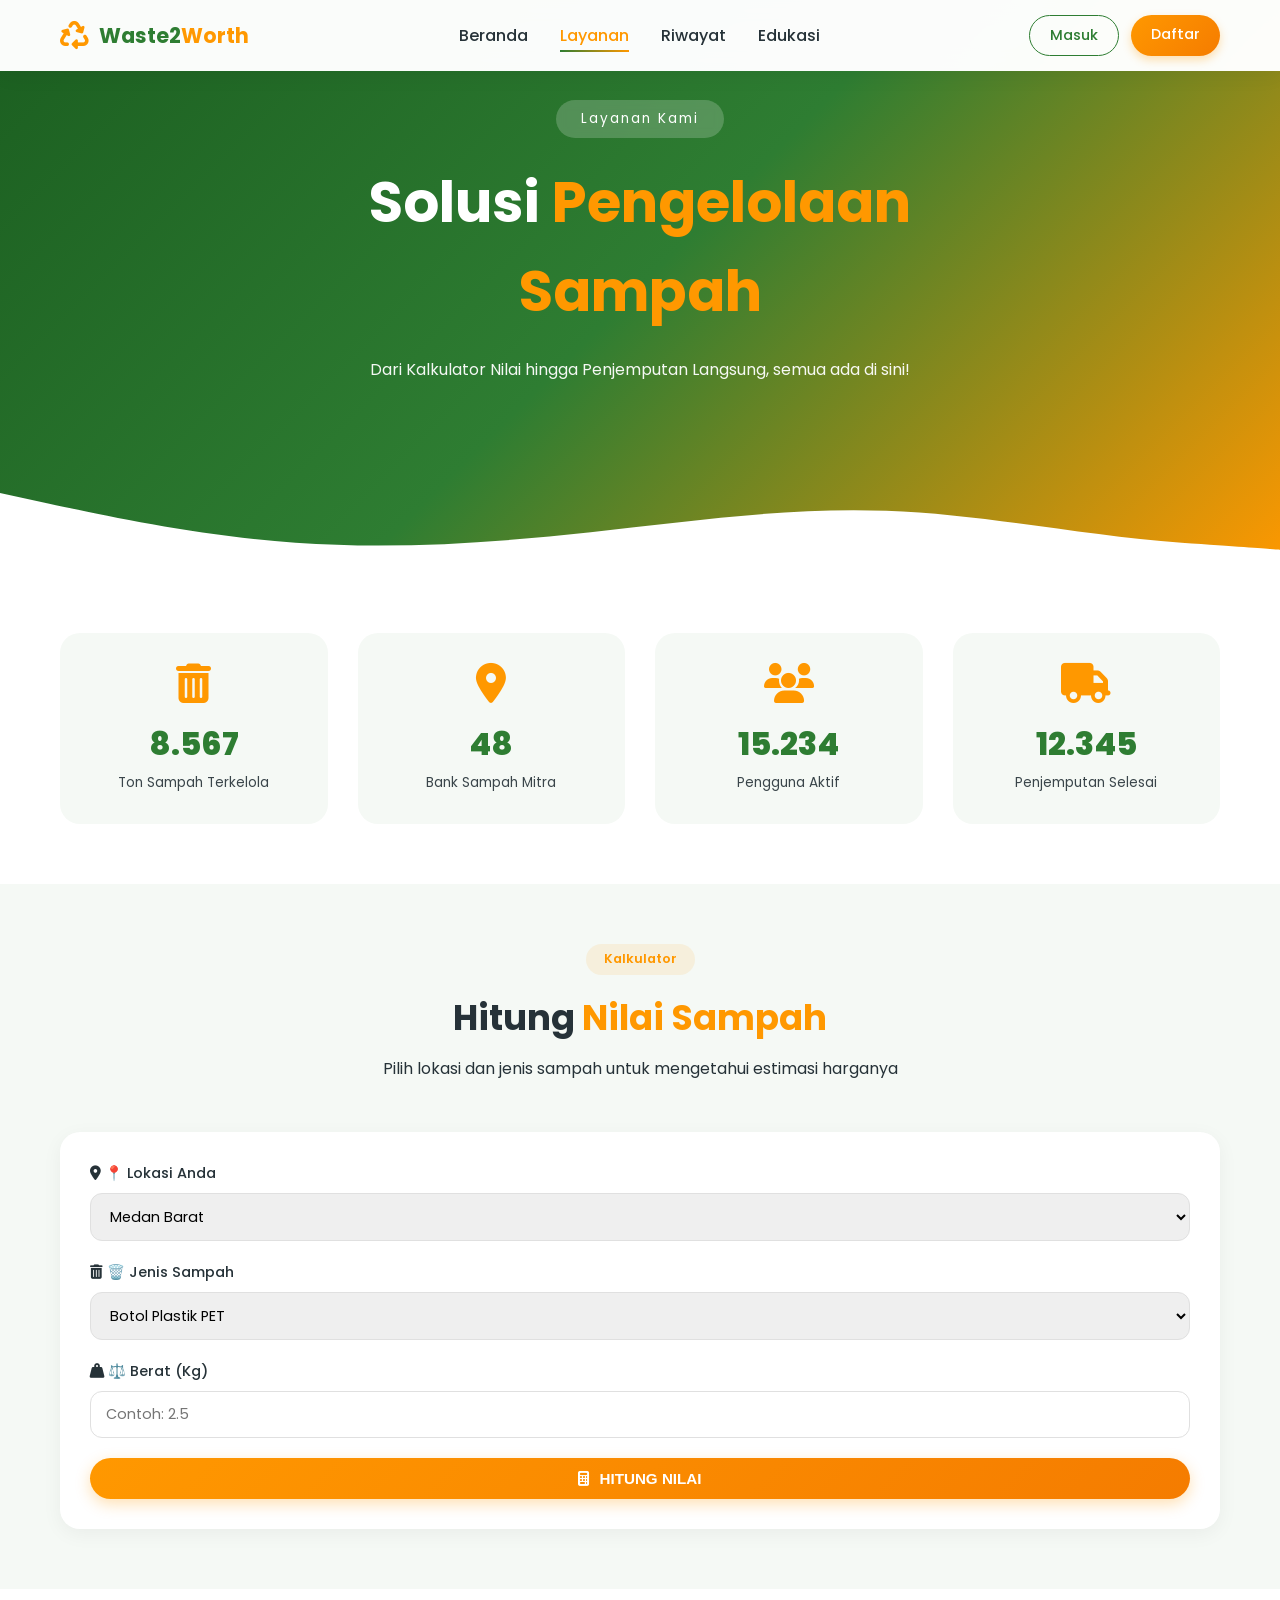
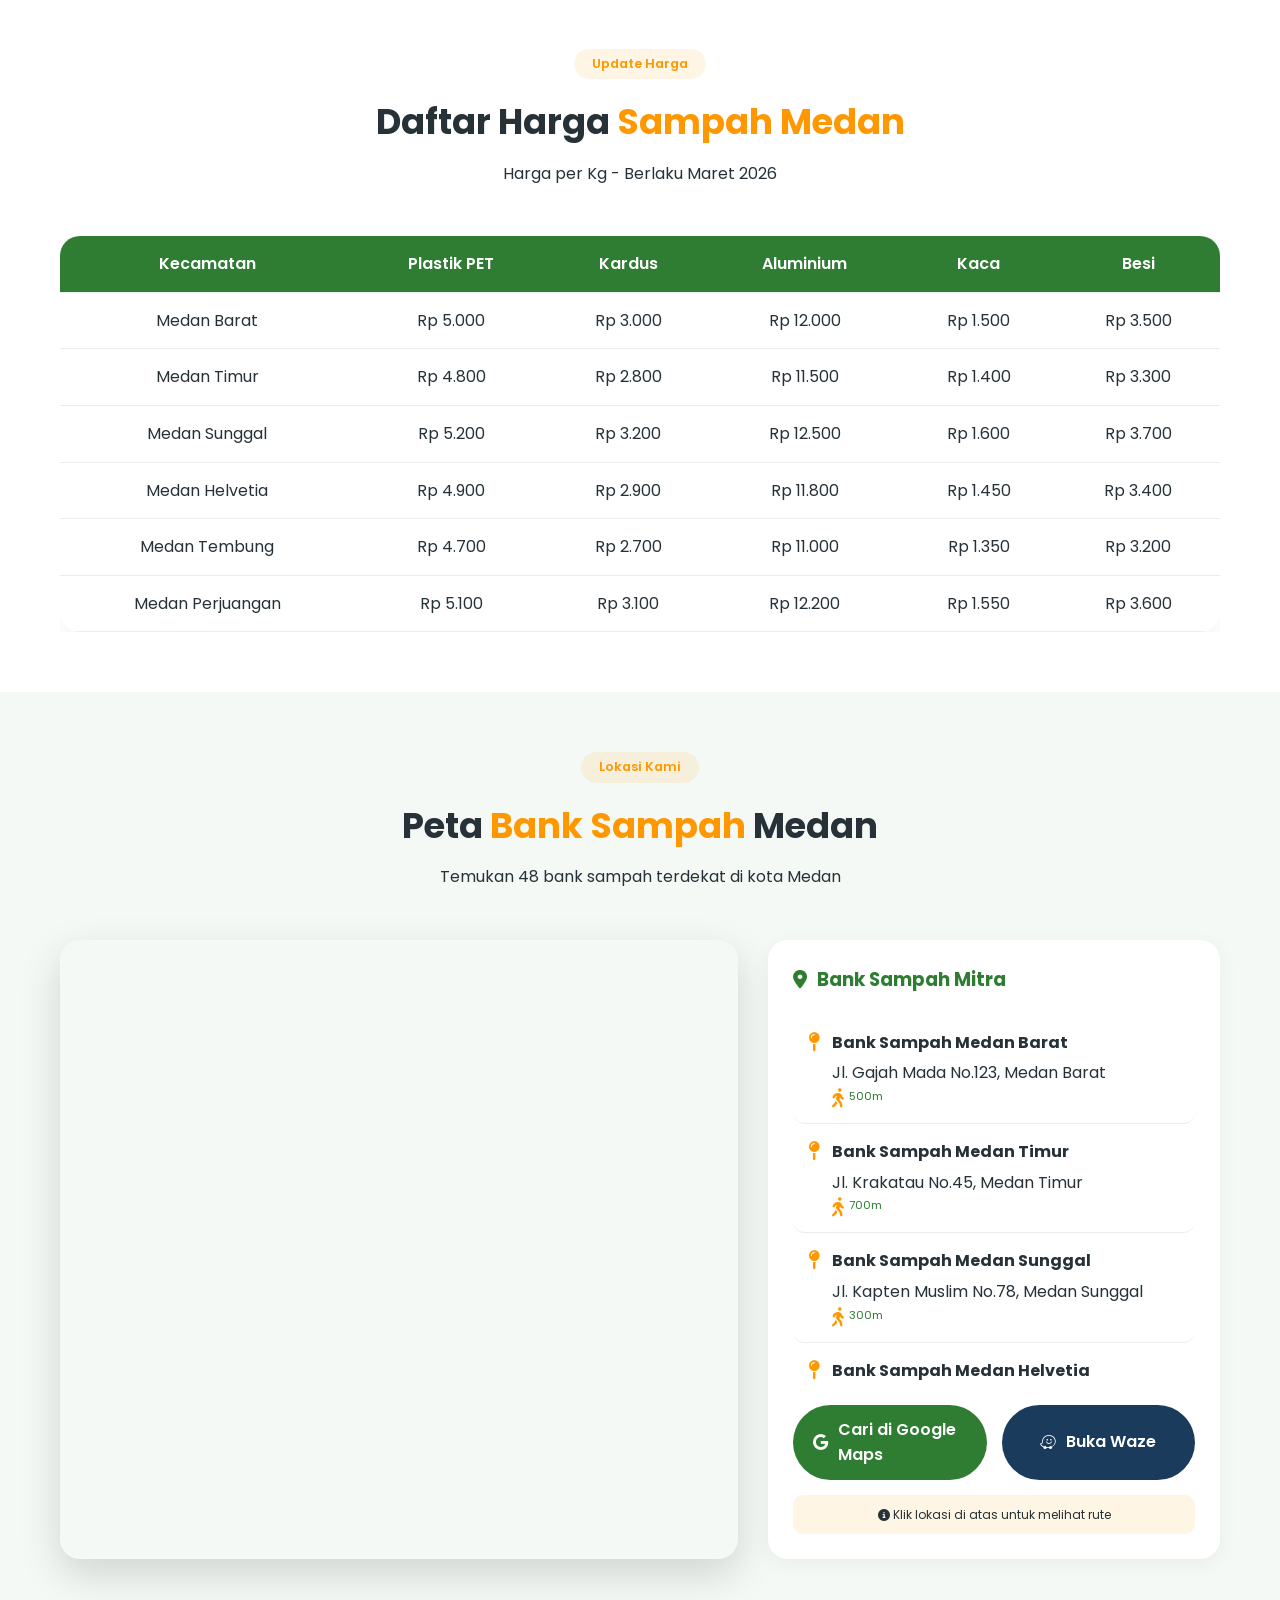
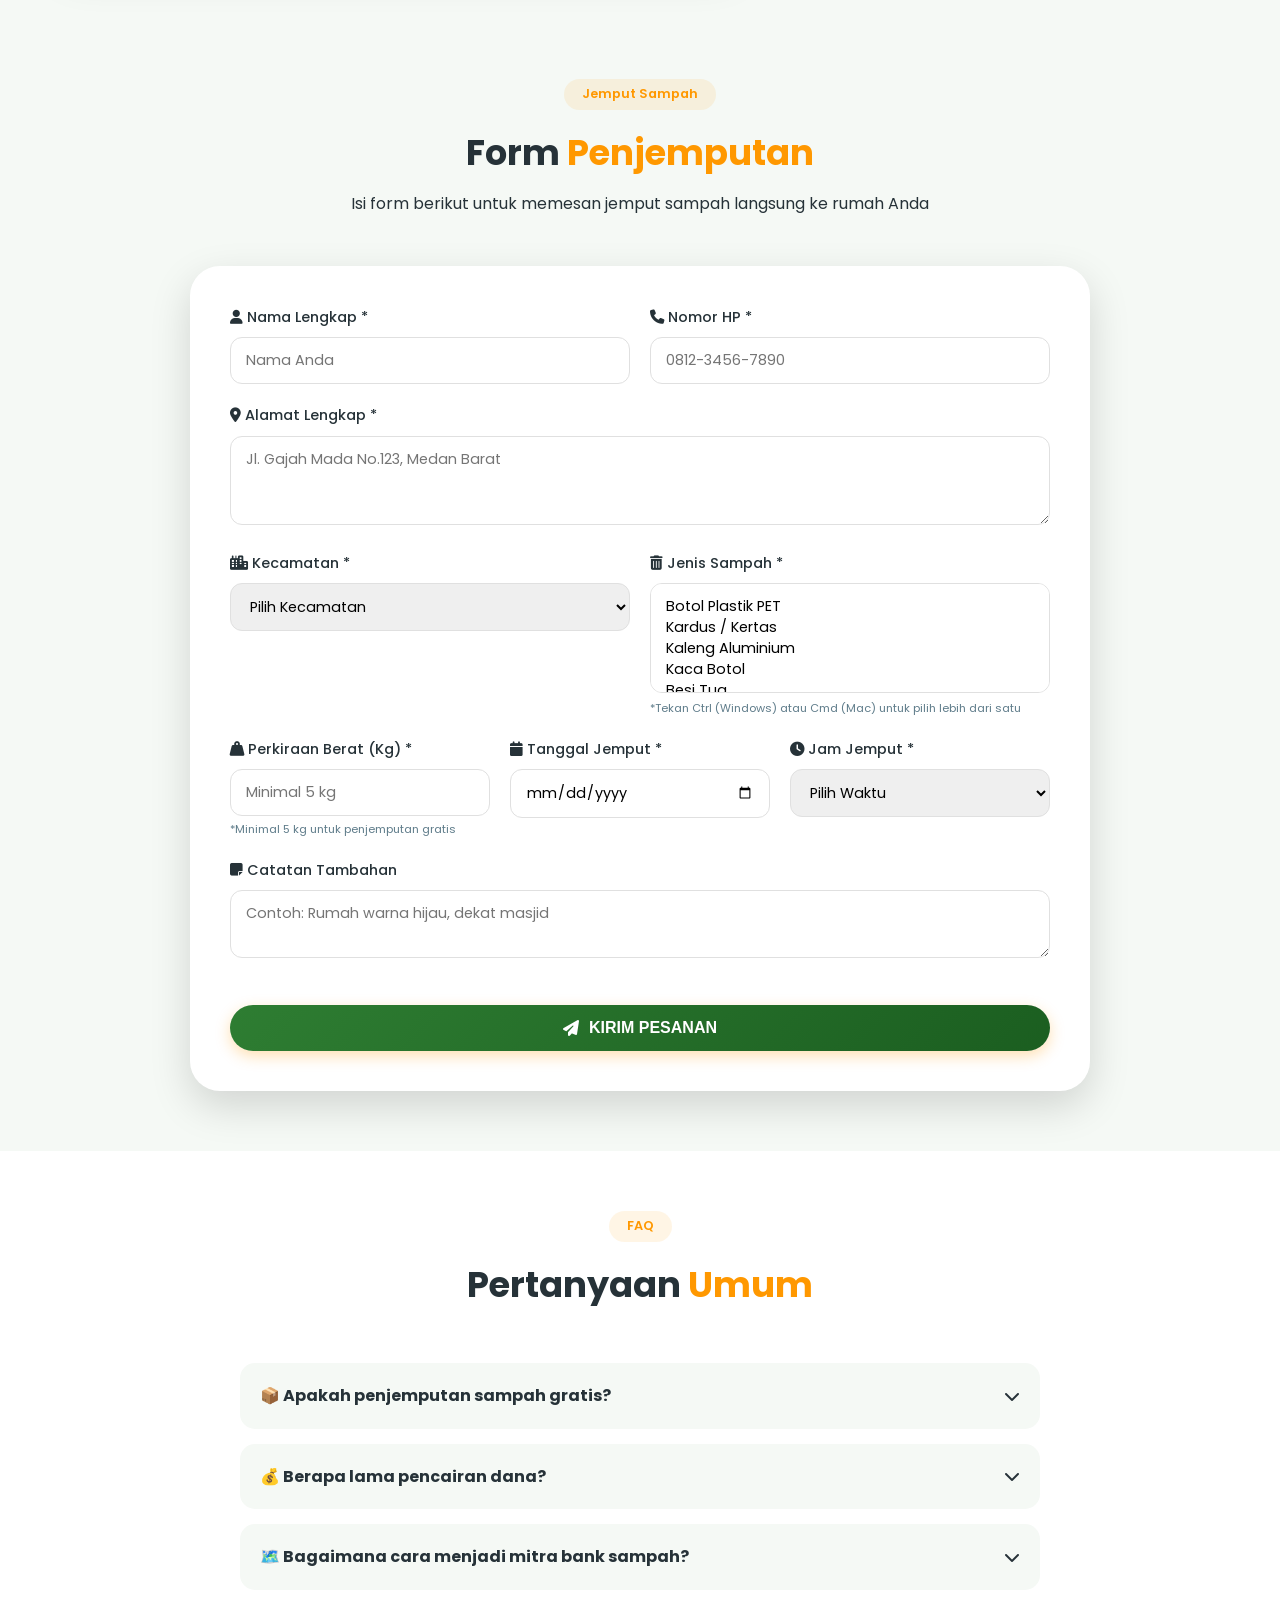
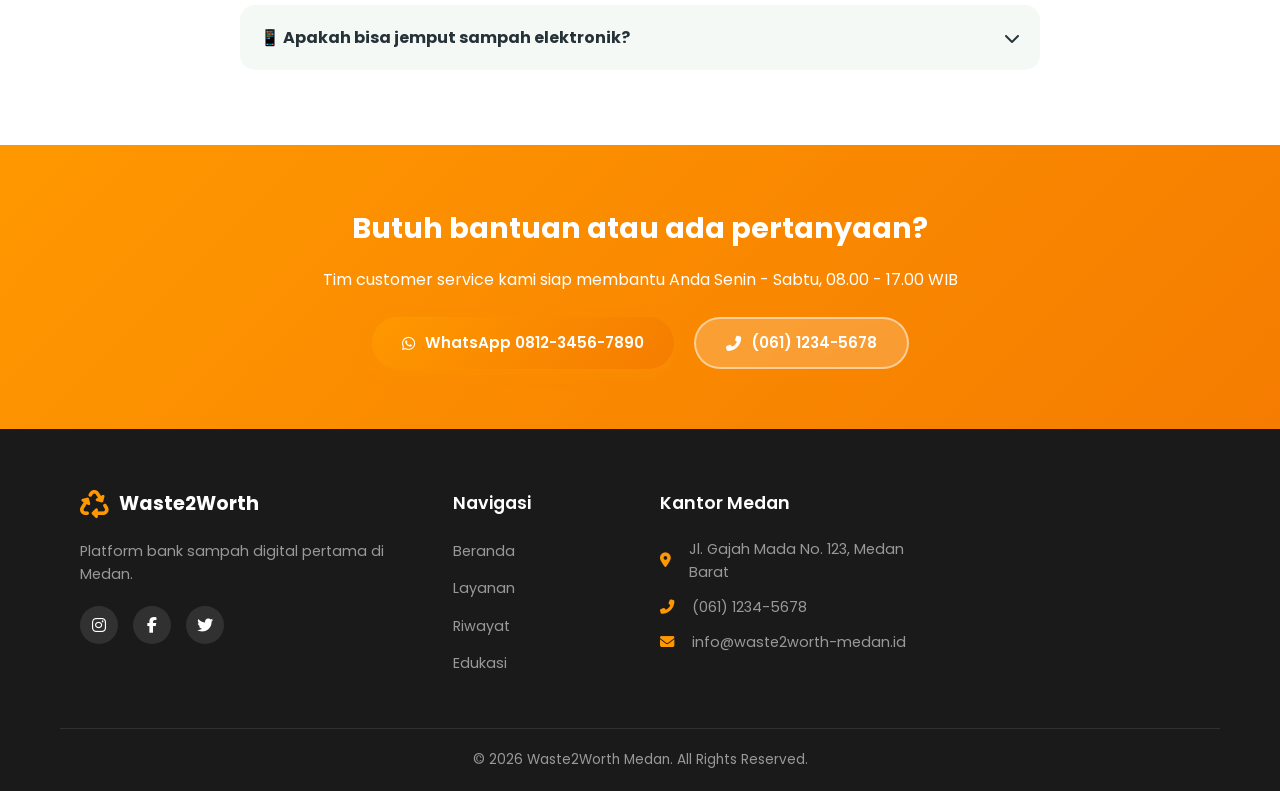
<file: layanan.html>
<!DOCTYPE html>
<html lang="id">
<head>
    <meta charset="UTF-8">
    <!-- Meta viewport: agar responsif di HP dan tablet -->
    <meta name="viewport" content="width=device-width, initial-scale=1.0">
    <title>Layanan - Waste2Worth Medan</title>

    <!-- Google Fonts: Poppins untuk tipografi utama -->
    <link href="https://fonts.googleapis.com/css2?family=Poppins:wght@300;400;500;600;700;800&display=swap" rel="stylesheet">
    <!-- Font Awesome: library ikon -->
    <link rel="stylesheet" href="https://cdnjs.cloudflare.com/ajax/libs/font-awesome/6.4.0/css/all.min.css">
    <!-- AOS: animasi scroll -->
    <link href="https://unpkg.com/aos@2.3.1/dist/aos.css" rel="stylesheet">
    <!-- CSS utama website -->
    <link rel="stylesheet" href="css/style.css">
</head>
<body>
    <!-- ============================================================
         HEADER: navigasi tetap di atas halaman (fixed)
         ============================================================ -->
    <header class="header" id="header">
        <div class="nav-container">
            <div class="logo">
                <i class="fas fa-recycle"></i>
                <span>Waste2<span class="highlight">Worth</span></span>
            </div>
            <nav>
                <ul class="nav-menu" id="navMenu">
                    <li><a href="index.html">Beranda</a></li>
                    <!-- class="active" menandai halaman Layanan sedang aktif -->
                    <li><a href="layanan.html" class="active">Layanan</a></li>
                    <li><a href="riwayat.html">Riwayat</a></li>
                    <li><a href="edukasi.html">Edukasi</a></li>
                </ul>
            </nav>
            <div class="auth-buttons">
                <a href="#" class="btn-login" onclick="openModal('login')">Masuk</a>
                <a href="#" class="btn-register" onclick="openModal('register')">Daftar</a>
            </div>
            <div class="hamburger" id="hamburger">
                <span></span><span></span><span></span>
            </div>
        </div>
    </header>

    <!-- ============================================================
         MODAL LOGIN / REGISTER
         Dikontrol oleh openModal(), closeModal(), switchAuthTab() di script.js
         ============================================================ -->
    <div class="modal" id="authModal">
        <div class="modal-content">
            <span class="close-modal" onclick="closeModal()">&times;</span>
            <div class="modal-tabs">
                <button class="tab-auth active" onclick="switchAuthTab('login')">Masuk</button>
                <button class="tab-auth" onclick="switchAuthTab('register')">Daftar</button>
            </div>
            <!-- Form Login -->
            <form id="loginForm" class="auth-form active">
                <h3>Selamat Datang Kembali</h3>
                <p>Silakan masuk ke akun Anda</p>
                <div class="form-group"><label>Email</label><input type="email" placeholder="nama@email.com" required></div>
                <div class="form-group"><label>Password</label><input type="password" placeholder="••••••••" required></div>
                <button type="submit" class="btn-auth">Masuk</button>
            </form>
            <!-- Form Register -->
            <form id="registerForm" class="auth-form">
                <h3>Buat Akun Baru</h3>
                <p>Bergabung dengan ribuan pengguna di Medan</p>
                <div class="form-group"><label>Nama Lengkap</label><input type="text" placeholder="Nama Anda" required></div>
                <div class="form-group"><label>Email</label><input type="email" placeholder="nama@email.com" required></div>
                <div class="form-group"><label>Nomor HP</label><input type="tel" placeholder="0812-3456-7890" required></div>
                <div class="form-group"><label>Password</label><input type="password" placeholder="Minimal 8 karakter" required></div>
                <button type="submit" class="btn-auth">Daftar</button>
            </form>
        </div>
    </div>

    <main>

        <!-- ============================================================
             HERO LAYANAN: judul halaman + gelombang dekoratif
             BUG FIX: ditambahkan <div class="container"> agar hero-content
             tidak mepet ke tepi layar di tampilan mobile
             ============================================================ -->
        <section class="hero" style="padding: 100px 0 0;">
            <!-- DIPERBAIKI: sebelumnya hero-content langsung di dalam .hero
                 tanpa container → konten mepet di mobile -->
            <div class="container">
                <div class="hero-content" data-aos="fade-up">
                    <span class="hero-subtitle">Layanan Kami</span>
                    <h1>Solusi <span class="highlight">Pengelolaan Sampah</span></h1>
                    <p>Dari Kalkulator Nilai hingga Penjemputan Langsung, semua ada di sini!</p>
                </div>
                <div class="hero-wave">
                    <svg data-name="Layer 1" xmlns="http://www.w3.org/2000/svg" viewBox="0 0 1200 120" preserveAspectRatio="none">
                        <path d="M0,0L46.2,16C92.3,32,184.6,64,276.9,74.7C369.2,85,461.5,75,553.8,58.7C646.2,43,738.5,21,830.8,26.7C923.1,32,1015.4,64,1107.7,74.7C1200,85,1200,85,1200,85L1200,120L1107.7,120C1015.4,120,923.1,120,830.8,120C738.5,120,646.2,120,553.8,120C461.5,120,369.2,120,276.9,120C184.6,120,92.3,120,46.2,120L0,120Z" class="wave-fill"></path>
                    </svg>
                </div>
            </div>
        </section>

        <!-- ============================================================
             STATISTIK LAYANAN: 4 kartu angka pencapaian
             (Ton terkelola, Bank mitra, Pengguna aktif, Penjemputan)
             ============================================================ -->
        <section class="stats-services">
            <div class="container">
                <div class="stats-services-grid">
                    <div class="stat-service-card" data-aos="zoom-in" data-aos-delay="100">
                        <i class="fas fa-trash-alt"></i>
                        <span class="stat-number">8.567</span>
                        <span class="stat-label">Ton Sampah Terkelola</span>
                    </div>
                    <div class="stat-service-card" data-aos="zoom-in" data-aos-delay="200">
                        <i class="fas fa-map-marker-alt"></i>
                        <span class="stat-number">48</span>
                        <span class="stat-label">Bank Sampah Mitra</span>
                    </div>
                    <div class="stat-service-card" data-aos="zoom-in" data-aos-delay="300">
                        <i class="fas fa-users"></i>
                        <span class="stat-number">15.234</span>
                        <span class="stat-label">Pengguna Aktif</span>
                    </div>
                    <div class="stat-service-card" data-aos="zoom-in" data-aos-delay="400">
                        <i class="fas fa-truck"></i>
                        <span class="stat-number">12.345</span>
                        <span class="stat-label">Penjemputan Selesai</span>
                    </div>
                </div>
            </div>
        </section>

        <!-- ============================================================
             KALKULATOR NILAI SAMPAH: interaktif, dikontrol hitungNilai() JS
             Pilih: lokasi → jenis sampah → berat → klik Hitung
             Hasil ditampilkan di div#calcResult yang awalnya display:none
             ============================================================ -->
        <section class="calculator-section">
            <div class="container">
                <div class="section-header" data-aos="fade-up">
                    <span class="section-tag">Kalkulator</span>
                    <h2>Hitung <span class="highlight">Nilai Sampah</span></h2>
                    <p>Pilih lokasi dan jenis sampah untuk mengetahui estimasi harganya</p>
                </div>

                <div class="calculator-wrapper" data-aos="zoom-in" data-aos-delay="100">
                    <div class="calculator-grid">
                        <!-- Form input kalkulator -->
                        <div class="calculator-form">
                            <div class="form-group">
                                <label><i class="fas fa-map-marker-alt"></i> 📍 Lokasi Anda</label>
                                <!-- id="locationSelect": dibaca oleh hitungNilai() -->
                                <select id="locationSelect" class="form-control">
                                    <option value="medan-barat">Medan Barat</option>
                                    <option value="medan-timur">Medan Timur</option>
                                    <option value="medan-sunggal">Medan Sunggal</option>
                                    <option value="medan-helvetia">Medan Helvetia</option>
                                    <option value="medan-tembung">Medan Tembung</option>
                                    <option value="medan-perjuangan">Medan Perjuangan</option>
                                    <option value="medan-area">Medan Area</option>
                                    <option value="medan-kota">Medan Kota</option>
                                    <option value="medan-marelan">Medan Marelan</option>
                                    <option value="medan-labuhan">Medan Labuhan</option>
                                </select>
                            </div>
                            <div class="form-group">
                                <label><i class="fas fa-trash-alt"></i> 🗑️ Jenis Sampah</label>
                                <!-- id="wasteType": dibaca oleh hitungNilai() untuk cek harga -->
                                <select id="wasteType" class="form-control">
                                    <option value="plastik">Botol Plastik PET</option>
                                    <option value="kardus">Kardus / Kertas</option>
                                    <option value="aluminium">Kaleng Aluminium</option>
                                    <option value="kaca">Kaca Botol</option>
                                    <option value="besi">Besi Tua</option>
                                    <option value="elektronik">Elektronik Rusak</option>
                                </select>
                            </div>
                            <div class="form-group">
                                <label><i class="fas fa-weight-hanging"></i> ⚖️ Berat (Kg)</label>
                                <!-- id="weight": berat dalam kg, hitungNilai() = harga × berat -->
                                <input type="number" id="weight" min="0" step="0.1" placeholder="Contoh: 2.5" class="form-control">
                            </div>
                            <!-- onclick memanggil hitungNilai() dari script.js -->
                            <button type="button" class="btn btn-primary btn-block" onclick="hitungNilai()">
                                <i class="fas fa-calculator"></i> HITUNG NILAI
                            </button>
                        </div>

                        <!-- Area hasil kalkulasi: awalnya tersembunyi, muncul setelah hitung -->
                        <div class="calculator-result" id="calcResult" style="display: none;">
                            <div class="result-icon"><i class="fas fa-coins"></i></div>
                            <p class="result-label">Estimasi Nilai Anda:</p>
                            <!-- span#resultValue diisi JS: total = harga × berat -->
                            <h3 class="result-value">Rp <span id="resultValue">0</span></h3>
                            <!-- Rincian harga/kg dan berat yang dipakai -->
                            <div class="price-breakdown">
                                <i class="fas fa-tag"></i> Harga: Rp <span id="pricePerKg">0</span>/kg × <span id="weightDisplay">0</span> kg
                            </div>
                            <!-- Rekomendasi bank sampah terdekat berdasarkan lokasi -->
                            <div class="bank-recommendation" id="bankRecommend">
                                <i class="fas fa-building"></i>
                                <span id="bankName">Pilih lokasi terlebih dahulu</span>
                            </div>
                            <div class="result-note"><i class="fas fa-info-circle"></i> *Harga dapat berubah sesuai pasar</div>
                        </div>
                    </div>
                </div>
            </div>
        </section>

        <!-- ============================================================
             DAFTAR HARGA SAMPAH: tabel referensi harga per kecamatan
             Harga disamakan dengan data di priceData objek di script.js
             ============================================================ -->
        <section class="price-table-section">
            <div class="container">
                <div class="section-header" data-aos="fade-up">
                    <span class="section-tag">Update Harga</span>
                    <h2>Daftar Harga <span class="highlight">Sampah Medan</span></h2>
                    <p>Harga per Kg - Berlaku Maret 2026</p>
                </div>

                <!-- overflow-x: auto agar tabel bisa di-scroll di mobile -->
                <div class="price-table-wrapper" data-aos="fade-up" data-aos-delay="100">
                    <table class="price-table">
                        <thead>
                            <tr>
                                <th>Kecamatan</th>
                                <th>Plastik PET</th>
                                <th>Kardus</th>
                                <th>Aluminium</th>
                                <th>Kaca</th>
                                <th>Besi</th>
                            </tr>
                        </thead>
                        <tbody>
                            <!-- Setiap baris sesuai dengan data priceData di script.js -->
                            <tr><td>Medan Barat</td><td>Rp 5.000</td><td>Rp 3.000</td><td>Rp 12.000</td><td>Rp 1.500</td><td>Rp 3.500</td></tr>
                            <tr><td>Medan Timur</td><td>Rp 4.800</td><td>Rp 2.800</td><td>Rp 11.500</td><td>Rp 1.400</td><td>Rp 3.300</td></tr>
                            <tr><td>Medan Sunggal</td><td>Rp 5.200</td><td>Rp 3.200</td><td>Rp 12.500</td><td>Rp 1.600</td><td>Rp 3.700</td></tr>
                            <tr><td>Medan Helvetia</td><td>Rp 4.900</td><td>Rp 2.900</td><td>Rp 11.800</td><td>Rp 1.450</td><td>Rp 3.400</td></tr>
                            <tr><td>Medan Tembung</td><td>Rp 4.700</td><td>Rp 2.700</td><td>Rp 11.000</td><td>Rp 1.350</td><td>Rp 3.200</td></tr>
                            <tr><td>Medan Perjuangan</td><td>Rp 5.100</td><td>Rp 3.100</td><td>Rp 12.200</td><td>Rp 1.550</td><td>Rp 3.600</td></tr>
                        </tbody>
                    </table>
                </div>
            </div>
        </section>

        <!-- ============================================================
             PETA BANK SAMPAH: Google Maps embed + daftar lokasi clickable
             Setiap link membuka Google Maps dengan query lokasi spesifik
             ============================================================ -->
        <section class="maps-section">
            <div class="container">
                <div class="section-header" data-aos="fade-up">
                    <span class="section-tag">Lokasi Kami</span>
                    <h2>Peta <span class="highlight">Bank Sampah</span> Medan</h2>
                    <p>Temukan 48 bank sampah terdekat di kota Medan</p>
                </div>

                <div class="maps-wrapper" data-aos="fade-up" data-aos-delay="100">
                    <!-- Kolom kiri: iframe Google Maps -->
                    <div class="maps-container" data-aos="zoom-in" data-aos-delay="200">
                        <iframe
                            src="https://www.google.com/maps/embed?pb=!1m18!1m12!1m3!1d127630.3483387475!2d98.621104!3d3.585242!2m3!1f0!2f0!3f0!3m2!1i1024!2i768!4f13.1!3m3!1m2!1s0x3031312b2f7b9b1d%3A0x6b5c8a5e5e5e5e5e!2sMedan%2C%20Medan%20City%2C%20North%20Sumatra!5e0!3m2!1sen!2sid!4v1700000000000!5m2!1sen!2sid"
                            width="100%" height="450"
                            style="border:0; border-radius: 20px;"
                            allowfullscreen="" loading="lazy">
                        </iframe>
                    </div>

                    <!-- Kolom kanan: list bank sampah mitra -->
                    <div class="maps-list" data-aos="fade-left" data-aos-delay="300">
                        <h3><i class="fas fa-location-dot"></i> Bank Sampah Mitra</h3>
                        <ul>
                            <!-- Setiap link membuka Google Maps di tab baru -->
                            <li>
                                <a href="https://www.google.com/maps/search/?api=1&query=Jl.+Gajah+Mada+No.123+Medan" target="_blank" class="location-link">
                                    <i class="fas fa-map-pin"></i>
                                    <div>
                                        <strong>Bank Sampah Medan Barat</strong>
                                        <p>Jl. Gajah Mada No.123, Medan Barat</p>
                                        <span class="distance"><i class="fas fa-walking"></i> 500m</span>
                                    </div>
                                    <i class="fas fa-external-link-alt link-icon"></i>
                                </a>
                            </li>
                            <li>
                                <a href="https://www.google.com/maps/search/?api=1&query=Jl.+Krakatau+No.45+Medan" target="_blank" class="location-link">
                                    <i class="fas fa-map-pin"></i>
                                    <div>
                                        <strong>Bank Sampah Medan Timur</strong>
                                        <p>Jl. Krakatau No.45, Medan Timur</p>
                                        <span class="distance"><i class="fas fa-walking"></i> 700m</span>
                                    </div>
                                    <i class="fas fa-external-link-alt link-icon"></i>
                                </a>
                            </li>
                            <li>
                                <a href="https://www.google.com/maps/search/?api=1&query=Jl.+Kapten+Muslim+No.78+Medan" target="_blank" class="location-link">
                                    <i class="fas fa-map-pin"></i>
                                    <div>
                                        <strong>Bank Sampah Medan Sunggal</strong>
                                        <p>Jl. Kapten Muslim No.78, Medan Sunggal</p>
                                        <span class="distance"><i class="fas fa-walking"></i> 300m</span>
                                    </div>
                                    <i class="fas fa-external-link-alt link-icon"></i>
                                </a>
                            </li>
                            <li>
                                <a href="https://www.google.com/maps/search/?api=1&query=Jl.+Cemara+No.90+Medan" target="_blank" class="location-link">
                                    <i class="fas fa-map-pin"></i>
                                    <div>
                                        <strong>Bank Sampah Medan Helvetia</strong>
                                        <p>Jl. Cemara No.90, Medan Helvetia</p>
                                        <span class="distance"><i class="fas fa-walking"></i> 1km</span>
                                    </div>
                                    <i class="fas fa-external-link-alt link-icon"></i>
                                </a>
                            </li>
                            <li>
                                <a href="https://www.google.com/maps/search/?api=1&query=Jl.+Pancing+No.12+Medan" target="_blank" class="location-link">
                                    <i class="fas fa-map-pin"></i>
                                    <div>
                                        <strong>Bank Sampah Medan Tembung</strong>
                                        <p>Jl. Pancing No.12, Medan Tembung</p>
                                        <span class="distance"><i class="fas fa-walking"></i> 800m</span>
                                    </div>
                                    <i class="fas fa-external-link-alt link-icon"></i>
                                </a>
                            </li>
                            <li>
                                <a href="https://www.google.com/maps/search/?api=1&query=Jl.+Bunga+Raya+No.34+Medan" target="_blank" class="location-link">
                                    <i class="fas fa-map-pin"></i>
                                    <div>
                                        <strong>Bank Sampah Medan Perjuangan</strong>
                                        <p>Jl. Bunga Raya No.34, Medan Perjuangan</p>
                                        <span class="distance"><i class="fas fa-walking"></i> 600m</span>
                                    </div>
                                    <i class="fas fa-external-link-alt link-icon"></i>
                                </a>
                            </li>
                        </ul>
                        <!-- Tombol buka di Google Maps / Waze -->
                        <div class="maps-buttons">
                            <a href="https://www.google.com/maps/search/bank+sampah+medan" target="_blank" class="btn-map">
                                <i class="fab fa-google"></i> Cari di Google Maps
                            </a>
                            <a href="https://www.waze.com/ul?q=bank%20sampah%20medan&navigate=yes" target="_blank" class="btn-map-waze">
                                <i class="fab fa-waze"></i> Buka Waze
                            </a>
                        </div>
                        <div class="maps-note">
                            <p><i class="fas fa-info-circle"></i> Klik lokasi di atas untuk melihat rute</p>
                        </div>
                    </div>
                </div>
            </div>
        </section>

        <!-- ============================================================
             FORM PENJEMPUTAN SAMPAH
             Akan disambungkan ke JavaScript di commit 7 (Dita) dan 8 (Olin)
             id="pickupForm": event listener submit ditambahkan di script.js
             ============================================================ -->
        <section class="pickup-section">
            <div class="container">
                <div class="section-header" data-aos="fade-up">
                    <span class="section-tag">Jemput Sampah</span>
                    <h2>Form <span class="highlight">Penjemputan</span></h2>
                    <p>Isi form berikut untuk memesan jemput sampah langsung ke rumah Anda</p>
                </div>

                <div class="pickup-wrapper" data-aos="zoom-in" data-aos-delay="100">
                    <!-- id="pickupForm": submit handler ditangkap oleh handlePickupSubmit() di script.js -->
                    <form class="pickup-form" id="pickupForm">

                        <!-- Baris 1: Nama + No HP -->
                        <div class="form-row">
                            <div class="form-group">
                                <label><i class="fas fa-user"></i> Nama Lengkap <span class="highlight">*</span></label>
                                <!-- id="pickupNama": diambil nilainya oleh handlePickupSubmit() -->
                                <input type="text" id="pickupNama" placeholder="Nama Anda" required class="form-control">
                            </div>
                            <div class="form-group">
                                <label><i class="fas fa-phone"></i> Nomor HP <span class="highlight">*</span></label>
                                <!-- id="pickupPhone": divalidasi format 10-13 digit -->
                                <input type="tel" id="pickupPhone" placeholder="0812-3456-7890" required class="form-control">
                            </div>
                        </div>

                        <!-- Baris 2: Alamat lengkap (textarea) -->
                        <div class="form-group">
                            <label><i class="fas fa-map-marker-alt"></i> Alamat Lengkap <span class="highlight">*</span></label>
                            <!-- id="pickupAlamat": minimal 10 karakter (divalidasi JS) -->
                            <textarea id="pickupAlamat" rows="3" placeholder="Jl. Gajah Mada No.123, Medan Barat" required class="form-control"></textarea>
                        </div>

                        <!-- Baris 3: Kecamatan + Jenis Sampah (multiple select) -->
                        <div class="form-row">
                            <div class="form-group">
                                <label><i class="fas fa-city"></i> Kecamatan <span class="highlight">*</span></label>
                                <!-- id="pickupKecamatan": disimpan ke localStorage sebagai nama kecamatan -->
                                <select id="pickupKecamatan" required class="form-control">
                                    <option value="">Pilih Kecamatan</option>
                                    <option>Medan Barat</option>
                                    <option>Medan Timur</option>
                                    <option>Medan Sunggal</option>
                                    <option>Medan Helvetia</option>
                                    <option>Medan Tembung</option>
                                    <option>Medan Perjuangan</option>
                                    <option>Medan Area</option>
                                    <option>Medan Kota</option>
                                    <option>Medan Marelan</option>
                                    <option>Medan Labuhan</option>
                                </select>
                            </div>
                            <div class="form-group">
                                <label><i class="fas fa-trash-alt"></i> Jenis Sampah <span class="highlight">*</span></label>
                                <!-- multiple: bisa pilih lebih dari 1 dengan Ctrl/Cmd -->
                                <!-- id="pickupJenisSampah": dibaca getSelectedJenisSampah() → array -->
                                <select id="pickupJenisSampah" multiple class="form-control">
                                    <option>Botol Plastik PET</option>
                                    <option>Kardus / Kertas</option>
                                    <option>Kaleng Aluminium</option>
                                    <option>Kaca Botol</option>
                                    <option>Besi Tua</option>
                                    <option>Elektronik Rusak</option>
                                </select>
                                <small class="form-hint">*Tekan Ctrl (Windows) atau Cmd (Mac) untuk pilih lebih dari satu</small>
                            </div>
                        </div>

                        <!-- Baris 4: Berat + Tanggal + Jam Jemput -->
                        <div class="form-row">
                            <div class="form-group">
                                <label><i class="fas fa-weight-hanging"></i> Perkiraan Berat (Kg) <span class="highlight">*</span></label>
                                <!-- min="5": validasi HTML minimal 5kg, JS juga memvalidasi -->
                                <input type="number" id="pickupBerat" min="5" step="0.5" placeholder="Minimal 5 kg" required class="form-control">
                                <small class="form-hint">*Minimal 5 kg untuk penjemputan gratis</small>
                            </div>
                            <div class="form-group">
                                <label><i class="fas fa-calendar"></i> Tanggal Jemput <span class="highlight">*</span></label>
                                <!-- JS memvalidasi tanggal harus >= hari ini -->
                                <input type="date" id="pickupTanggal" required class="form-control">
                            </div>
                            <div class="form-group">
                                <label><i class="fas fa-clock"></i> Jam Jemput <span class="highlight">*</span></label>
                                <select id="pickupWaktu" required class="form-control">
                                    <option value="">Pilih Waktu</option>
                                    <option>08:00 - 10:00</option>
                                    <option>10:00 - 12:00</option>
                                    <option>13:00 - 15:00</option>
                                    <option>15:00 - 17:00</option>
                                </select>
                            </div>
                        </div>

                        <!-- Baris 5: Catatan tambahan (opsional) -->
                        <div class="form-group">
                            <label><i class="fas fa-note-sticky"></i> Catatan Tambahan</label>
                            <!-- Opsional: tidak ada required, tidak divalidasi JS -->
                            <textarea id="pickupCatatan" rows="2" placeholder="Contoh: Rumah warna hijau, dekat masjid" class="form-control"></textarea>
                        </div>

                        <!-- Tombol submit: ditangkap oleh event listener di script.js -->
                        <button type="submit" class="btn btn-primary btn-block btn-submit">
                            <i class="fas fa-paper-plane"></i> KIRIM PESANAN
                        </button>
                    </form>
                </div>
            </div>
        </section>

        <!-- ============================================================
             FAQ (Frequently Asked Questions): accordion buka-tutup
             Fungsi toggleFaq() di script.js mengatur buka/tutup jawaban
             ============================================================ -->
        <section class="faq-section">
            <div class="container">
                <div class="section-header" data-aos="fade-up">
                    <span class="section-tag">FAQ</span>
                    <h2>Pertanyaan <span class="highlight">Umum</span></h2>
                </div>
                <div class="faq-grid">
                    <!-- onclick="toggleFaq(this)" → 'this' = elemen .faq-question yang diklik -->
                    <div class="faq-item" data-aos="fade-up" data-aos-delay="100">
                        <div class="faq-question" onclick="toggleFaq(this)">
                            <h3>📦 Apakah penjemputan sampah gratis?</h3>
                            <i class="fas fa-chevron-down"></i>
                        </div>
                        <!-- Jawaban: tersembunyi (max-height:0), dibuka JS -->
                        <div class="faq-answer">Ya, penjemputan sampah GRATIS untuk minimal 5 kg sampah daur ulang.</div>
                    </div>
                    <div class="faq-item" data-aos="fade-up" data-aos-delay="200">
                        <div class="faq-question" onclick="toggleFaq(this)">
                            <h3>💰 Berapa lama pencairan dana?</h3>
                            <i class="fas fa-chevron-down"></i>
                        </div>
                        <div class="faq-answer">Dana akan ditransfer maksimal 1x24 jam setelah sampah ditimbang.</div>
                    </div>
                    <div class="faq-item" data-aos="fade-up" data-aos-delay="300">
                        <div class="faq-question" onclick="toggleFaq(this)">
                            <h3>🗺️ Bagaimana cara menjadi mitra bank sampah?</h3>
                            <i class="fas fa-chevron-down"></i>
                        </div>
                        <div class="faq-answer">Hubungi kami di nomor 0812-3456-7890 untuk informasi pendaftaran.</div>
                    </div>
                    <div class="faq-item" data-aos="fade-up" data-aos-delay="400">
                        <div class="faq-question" onclick="toggleFaq(this)">
                            <h3>📱 Apakah bisa jemput sampah elektronik?</h3>
                            <i class="fas fa-chevron-down"></i>
                        </div>
                        <div class="faq-answer">Bisa. Minimal 5 kg untuk sampah elektronik.</div>
                    </div>
                </div>
            </div>
        </section>

        <!-- ============================================================
             CTA (Call-to-Action): kontak customer service
             ============================================================ -->
        <section class="cta-light">
            <div class="container">
                <div class="cta-light-content" data-aos="zoom-in">
                    <h2>Butuh bantuan atau ada pertanyaan?</h2>
                    <p>Tim customer service kami siap membantu Anda Senin - Sabtu, 08.00 - 17.00 WIB</p>
                    <div class="cta-light-buttons">
                        <a href="#" class="btn btn-primary"><i class="fab fa-whatsapp"></i> WhatsApp 0812-3456-7890</a>
                        <a href="#" class="btn btn-secondary"><i class="fas fa-phone-alt"></i> (061) 1234-5678</a>
                    </div>
                </div>
            </div>
        </section>

    </main>

    <!-- ============================================================
         FOOTER: informasi kontak dan navigasi tambahan
         ============================================================ -->
    <footer class="footer">
        <div class="container">
            <div class="footer-grid">
                <div class="footer-col">
                    <div class="footer-logo"><i class="fas fa-recycle"></i><span>Waste2Worth</span></div>
                    <p>Platform bank sampah digital pertama di Medan.</p>
                    <div class="footer-social">
                        <a href="#"><i class="fab fa-instagram"></i></a>
                        <a href="#"><i class="fab fa-facebook-f"></i></a>
                        <a href="#"><i class="fab fa-twitter"></i></a>
                    </div>
                </div>
                <div class="footer-col">
                    <h4>Navigasi</h4>
                    <ul>
                        <li><a href="index.html">Beranda</a></li>
                        <li><a href="layanan.html">Layanan</a></li>
                        <li><a href="riwayat.html">Riwayat</a></li>
                        <li><a href="edukasi.html">Edukasi</a></li>
                    </ul>
                </div>
                <div class="footer-col">
                    <h4>Kantor Medan</h4>
                    <ul class="contact-info">
                        <li><i class="fas fa-map-marker-alt"></i> Jl. Gajah Mada No. 123, Medan Barat</li>
                        <li><i class="fas fa-phone-alt"></i> (061) 1234-5678</li>
                        <li><i class="fas fa-envelope"></i> info@waste2worth-medan.id</li>
                    </ul>
                </div>
            </div>
            <div class="footer-bottom"><p>&copy; 2026 Waste2Worth Medan. All Rights Reserved.</p></div>
        </div>
    </footer>

    <!-- Tombol kembali ke atas: muncul saat scroll > 300px -->
    <a href="#" class="back-to-top" id="backToTop"><i class="fas fa-arrow-up"></i></a>

    <script src="https://unpkg.com/aos@2.3.1/dist/aos.js"></script>
    <script src="js/script.js"></script>
</body>
</html>
</file>
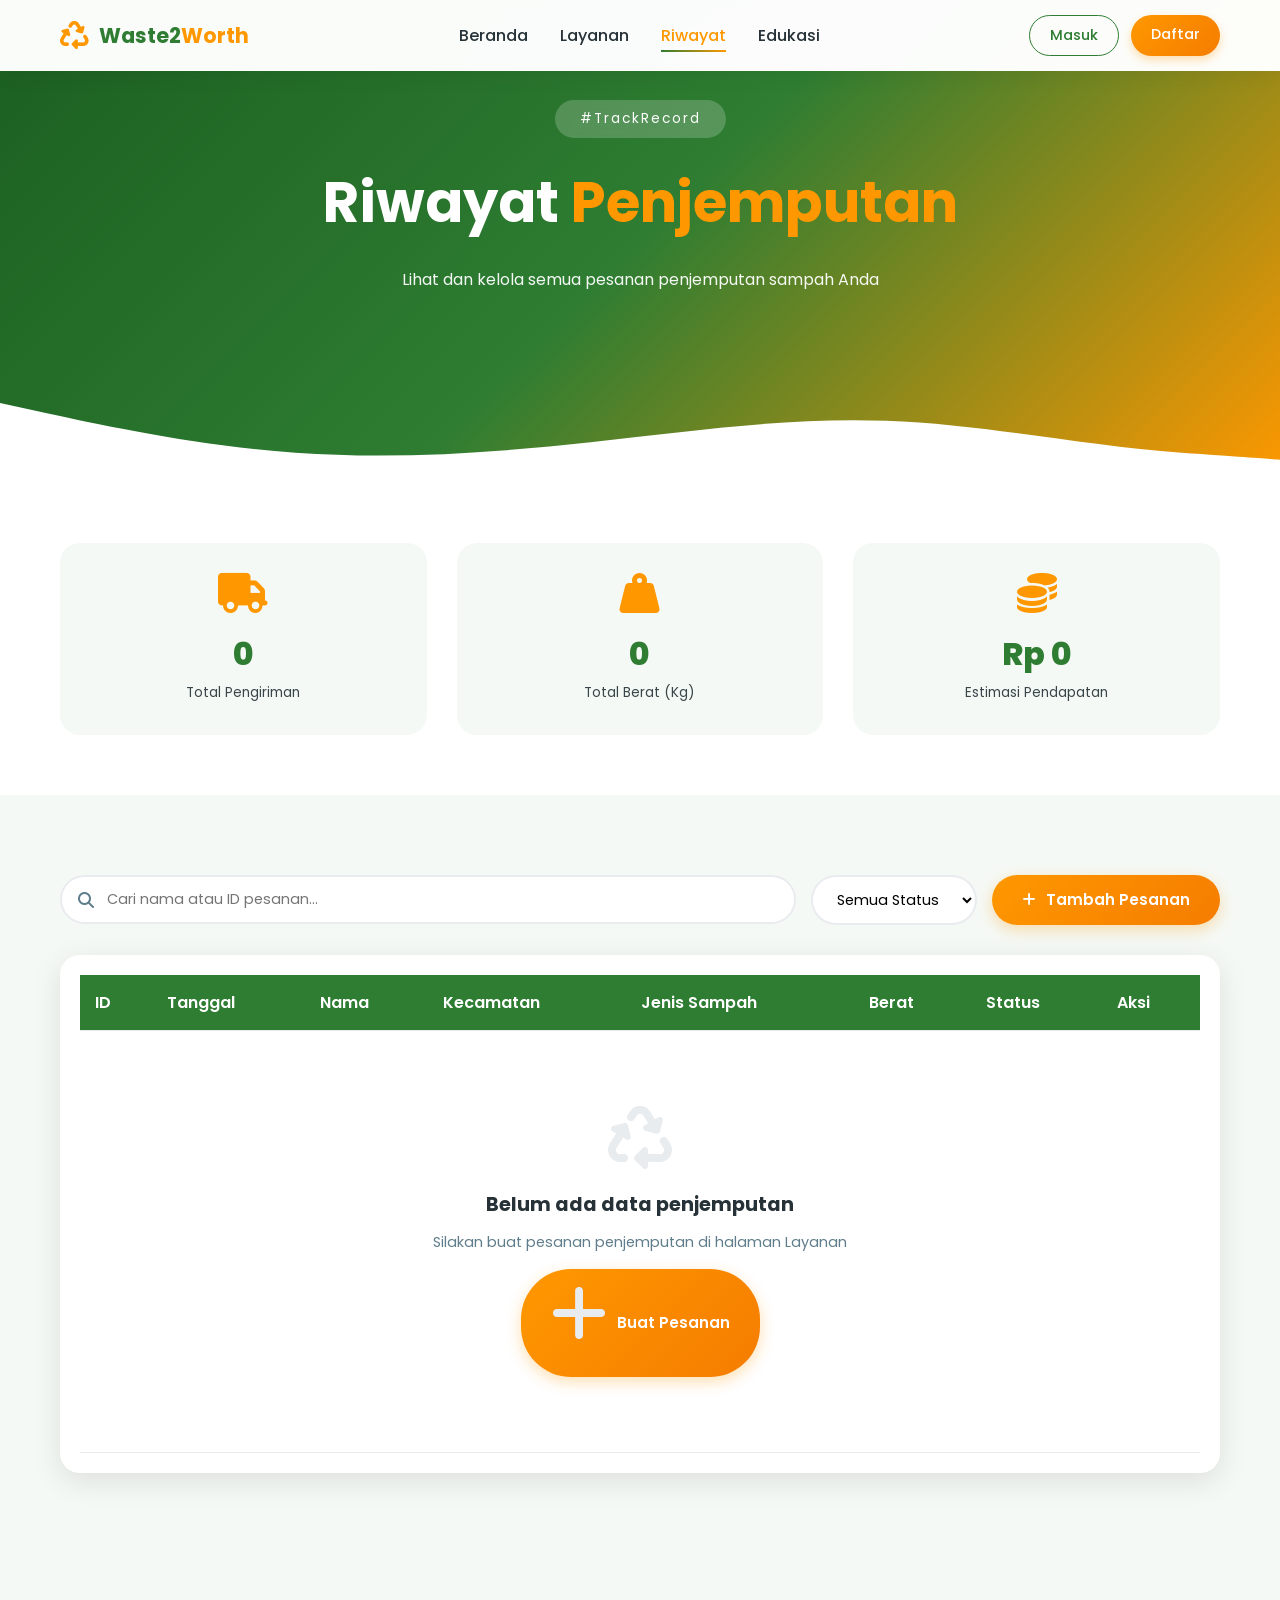
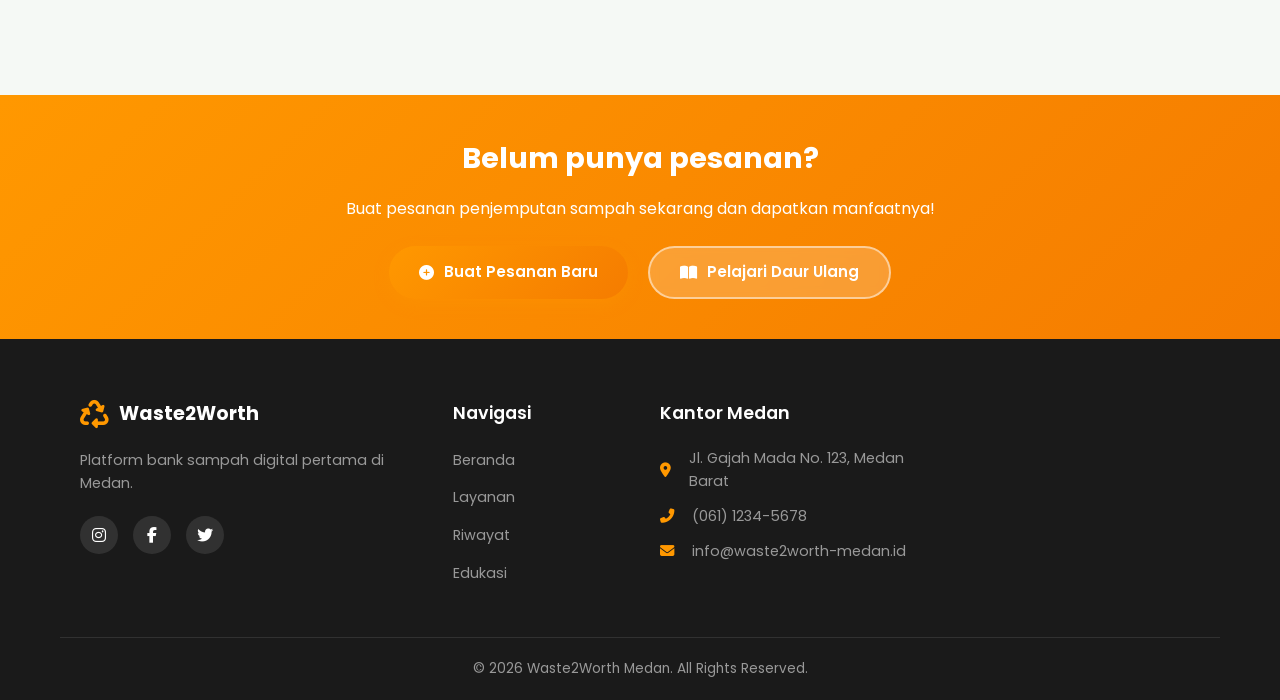
<file: riwayat.html>
<!DOCTYPE html>
<html lang="id">
<head>
    <meta charset="UTF-8">
    <!-- Meta viewport: responsif di semua ukuran layar -->
    <meta name="viewport" content="width=device-width, initial-scale=1.0">
    <title>Riwayat - Waste2Worth Medan</title>

    <!-- Google Fonts: Poppins -->
    <link href="https://fonts.googleapis.com/css2?family=Poppins:wght@300;400;500;600;700;800&display=swap" rel="stylesheet">
    <!-- Font Awesome: ikon -->
    <link rel="stylesheet" href="https://cdnjs.cloudflare.com/ajax/libs/font-awesome/6.4.0/css/all.min.css">
    <!-- AOS: animasi scroll -->
    <link href="https://unpkg.com/aos@2.3.1/dist/aos.css" rel="stylesheet">
    <!-- CSS utama website -->
    <link rel="stylesheet" href="css/style.css">
</head>
<body>

    <!-- ============================================================
         HEADER: navigasi tetap di atas halaman
         ============================================================ -->
    <header class="header" id="header">
        <div class="nav-container">
            <div class="logo">
                <i class="fas fa-recycle"></i>
                <span>Waste2<span class="highlight">Worth</span></span>
            </div>
            <nav>
                <ul class="nav-menu" id="navMenu">
                    <li><a href="index.html">Beranda</a></li>
                    <li><a href="layanan.html">Layanan</a></li>
                    <!-- class="active": menandai halaman riwayat sedang aktif -->
                    <li><a href="riwayat.html" class="active">Riwayat</a></li>
                    <li><a href="edukasi.html">Edukasi</a></li>
                </ul>
            </nav>
            <div class="auth-buttons">
                <a href="#" class="btn-login" onclick="openModal('login')">Masuk</a>
                <a href="#" class="btn-register" onclick="openModal('register')">Daftar</a>
            </div>
            <div class="hamburger" id="hamburger">
                <span></span><span></span><span></span>
            </div>
        </div>
    </header>

    <!-- ============================================================
         MODAL LOGIN / REGISTER
         ============================================================ -->
    <div class="modal" id="authModal">
        <div class="modal-content">
            <span class="close-modal" onclick="closeModal()">&times;</span>
            <div class="modal-tabs">
                <button class="tab-auth active" onclick="switchAuthTab('login')">Masuk</button>
                <button class="tab-auth" onclick="switchAuthTab('register')">Daftar</button>
            </div>
            <form id="loginForm" class="auth-form active">
                <h3>Selamat Datang Kembali</h3>
                <p>Silakan masuk ke akun Anda</p>
                <div class="form-group"><label>Email</label><input type="email" placeholder="nama@email.com" required></div>
                <div class="form-group"><label>Password</label><input type="password" placeholder="••••••••" required></div>
                <button type="submit" class="btn-auth">Masuk</button>
            </form>
            <form id="registerForm" class="auth-form">
                <h3>Buat Akun Baru</h3>
                <p>Bergabung dengan ribuan pengguna di Medan</p>
                <div class="form-group"><label>Nama Lengkap</label><input type="text" placeholder="Nama Anda" required></div>
                <div class="form-group"><label>Email</label><input type="email" placeholder="nama@email.com" required></div>
                <div class="form-group"><label>Nomor HP</label><input type="tel" placeholder="0812-3456-7890" required></div>
                <div class="form-group"><label>Password</label><input type="password" placeholder="Minimal 8 karakter" required></div>
                <button type="submit" class="btn-auth">Daftar</button>
            </form>
        </div>
    </div>

    <!-- ============================================================
         MODAL EDIT PESANAN
         Muncul saat tombol ✏️ diklik pada baris tabel
         Diisi data otomatis oleh editPickup(id) dari script.js
         ============================================================ -->
    <div class="modal" id="editModal">
        <div class="modal-content" style="max-width: 600px;">
            <!-- Tombol tutup modal edit -->
            <span class="close-modal" onclick="closeEditModal()">&times;</span>
            <h3 style="margin-bottom: 5px;"><i class="fas fa-edit"></i> Edit Pesanan</h3>
            <p style="color: var(--text-light); font-size: 0.85rem; margin-bottom: 20px;">Perbarui informasi penjemputan sampah</p>

            <!-- Baris edit: Nama + No HP -->
            <div class="form-row">
                <div class="form-group">
                    <label>Nama Lengkap</label>
                    <!-- id="editNama": diisi editPickup(), dibaca saveEditPickup() -->
                    <input type="text" id="editNama" class="form-control" required>
                </div>
                <div class="form-group">
                    <label>Nomor HP</label>
                    <input type="tel" id="editPhone" class="form-control" required>
                </div>
            </div>

            <!-- Field edit: Alamat -->
            <div class="form-group">
                <label>Alamat Lengkap</label>
                <textarea id="editAlamat" rows="2" class="form-control" required></textarea>
            </div>

            <!-- Baris edit: Kecamatan + Jenis Sampah -->
            <div class="form-row">
                <div class="form-group">
                    <label>Kecamatan</label>
                    <!-- id="editKecamatan": pilihan dicocokkan teks dengan data lama -->
                    <select id="editKecamatan" class="form-control">
                        <option>Medan Barat</option>
                        <option>Medan Timur</option>
                        <option>Medan Sunggal</option>
                        <option>Medan Helvetia</option>
                        <option>Medan Tembung</option>
                        <option>Medan Perjuangan</option>
                        <option>Medan Area</option>
                        <option>Medan Kota</option>
                        <option>Medan Marelan</option>
                        <option>Medan Labuhan</option>
                    </select>
                </div>
                <div class="form-group">
                    <label>Jenis Sampah</label>
                    <!-- multiple: bisa pilih lebih dari satu, diisi editPickup() -->
                    <select id="editJenisSampah" multiple class="form-control">
                        <option>Botol Plastik PET</option>
                        <option>Kardus / Kertas</option>
                        <option>Kaleng Aluminium</option>
                        <option>Kaca Botol</option>
                        <option>Besi Tua</option>
                        <option>Elektronik Rusak</option>
                    </select>
                </div>
            </div>

            <!-- Baris edit: Berat + Tanggal + Waktu -->
            <div class="form-row">
                <div class="form-group">
                    <label>Berat (Kg)</label>
                    <input type="number" id="editBerat" min="1" step="0.5" class="form-control" required>
                </div>
                <div class="form-group">
                    <label>Tanggal Jemput</label>
                    <input type="date" id="editTanggal" class="form-control" required>
                </div>
                <div class="form-group">
                    <label>Jam Jemput</label>
                    <select id="editWaktu" class="form-control">
                        <option>08:00 - 10:00</option>
                        <option>10:00 - 12:00</option>
                        <option>13:00 - 15:00</option>
                        <option>15:00 - 17:00</option>
                    </select>
                </div>
            </div>

            <!-- Field edit: Status pesanan (bisa diubah admin/user) -->
            <div class="form-group">
                <label>Status Pesanan</label>
                <!-- id="editStatus": dropdown status (pending/proses/selesai) -->
                <select id="editStatus" class="form-control">
                    <option value="pending">⏳ Menunggu</option>
                    <option value="proses">🔄 Diproses</option>
                    <option value="selesai">✅ Selesai</option>
                </select>
            </div>

            <!-- Field edit: Catatan tambahan -->
            <div class="form-group">
                <label>Catatan</label>
                <textarea id="editCatatan" rows="2" class="form-control"></textarea>
            </div>

            <!-- Tombol aksi modal edit -->
            <div style="display: flex; gap: 15px; margin-top: 10px;">
                <!-- Simpan perubahan: memanggil saveEditPickup() di script.js -->
                <button onclick="saveEditPickup()" class="btn btn-primary" style="flex: 1; justify-content: center;">
                    <i class="fas fa-save"></i> Simpan Perubahan
                </button>
                <!-- Batal: tutup modal tanpa menyimpan -->
                <button onclick="closeEditModal()" class="btn" style="flex: 1; justify-content: center; background: var(--gray-200); color: var(--text-dark);">
                    <i class="fas fa-times"></i> Batal
                </button>
            </div>
        </div>
    </div>

    <main>
        <!-- ============================================================
             HERO RIWAYAT: judul halaman dengan gelombang dekoratif
             ============================================================ -->
        <section class="hero" style="padding: 100px 0 0;">
            <div class="container">
                <div class="hero-content" data-aos="fade-up">
                    <span class="hero-subtitle">#TrackRecord</span>
                    <h1>Riwayat <span class="highlight">Penjemputan</span></h1>
                    <p>Lihat dan kelola semua pesanan penjemputan sampah Anda</p>
                </div>
                <div class="hero-wave">
                    <svg data-name="Layer 1" xmlns="http://www.w3.org/2000/svg" viewBox="0 0 1200 120" preserveAspectRatio="none">
                        <path d="M0,0L46.2,16C92.3,32,184.6,64,276.9,74.7C369.2,85,461.5,75,553.8,58.7C646.2,43,738.5,21,830.8,26.7C923.1,32,1015.4,64,1107.7,74.7C1200,85,1200,85,1200,85L1200,120L1107.7,120C1015.4,120,923.1,120,830.8,120C738.5,120,646.2,120,553.8,120C461.5,120,369.2,120,276.9,120C184.6,120,92.3,120,46.2,120L0,120Z" class="wave-fill"></path>
                    </svg>
                </div>
            </div>
        </section>

        <!-- ============================================================
             STATISTIK RIWAYAT: 3 kartu (total pengiriman, berat, estimasi)
             ID elemen diisi otomatis oleh updateStatistics() di script.js
             setiap kali displayPickupData() dipanggil
             ============================================================ -->
        <section class="stats-services">
            <div class="container">
                <!-- stats-services-grid-riwayat: 3 kolom (bukan 4 seperti di layanan) -->
                <div class="stats-services-grid-riwayat">
                    <!-- id="totalPengiriman": diisi pickupData.length -->
                    <div class="stat-service-card" data-aos="zoom-in" data-aos-delay="100">
                        <i class="fas fa-truck"></i>
                        <span class="stat-number" id="totalPengiriman">0</span>
                        <span class="stat-label">Total Pengiriman</span>
                    </div>
                    <!-- id="totalBerat": diisi sum semua item.berat -->
                    <div class="stat-service-card" data-aos="zoom-in" data-aos-delay="200">
                        <i class="fas fa-weight-hanging"></i>
                        <span class="stat-number" id="totalBerat">0</span>
                        <span class="stat-label">Total Berat (Kg)</span>
                    </div>
                    <!-- id="totalEstimasi": diisi sum(berat × 5000) -->
                    <div class="stat-service-card" data-aos="zoom-in" data-aos-delay="300">
                        <i class="fas fa-coins"></i>
                        <span class="stat-number" id="totalEstimasi">Rp 0</span>
                        <span class="stat-label">Estimasi Pendapatan</span>
                    </div>
                </div>
            </div>
        </section>

        <!-- ============================================================
             SECTION TABEL DATA: filter + tabel penjemputan
             ============================================================ -->
        <section class="riwayat-section">
            <div class="container">

                <!-- ===================================================
                     FILTER: pencarian nama/ID + dropdown status
                     Event listener 'input'/'change' di script.js
                     otomatis memfilter tabel saat user mengetik/memilih
                     =================================================== -->
                <div class="filter-section" data-aos="fade-up">
                    <!-- Input pencarian: filter berdasarkan nama atau ID pesanan -->
                    <div class="filter-search">
                        <i class="fas fa-search"></i>
                        <!-- id="searchInput": event listener 'input' di DOMContentLoaded -->
                        <input type="text" id="searchInput" placeholder="Cari nama atau ID pesanan...">
                    </div>

                    <!-- Dropdown filter status pesanan -->
                    <!-- id="statusFilter": event listener 'change' di DOMContentLoaded -->
                    <select class="filter-select" id="statusFilter">
                        <option value="">Semua Status</option>
                        <option value="pending">⏳ Menunggu</option>
                        <option value="proses">🔄 Diproses</option>
                        <option value="selesai">✅ Selesai</option>
                    </select>

                    <!-- Tombol tambah pesanan: mengarah ke form di layanan.html -->
                    <a href="layanan.html#pickupForm" class="btn btn-primary">
                        <i class="fas fa-plus"></i> Tambah Pesanan
                    </a>
                </div>

                <!-- ===================================================
                     TABEL DATA PENJEMPUTAN
                     tbody#tableBody: diisi oleh displayPickupData() di script.js
                     Setiap baris punya tombol edit dan hapus
                     =================================================== -->
                <div class="table-container" data-aos="fade-up" data-aos-delay="100">
                    <table class="data-table">
                        <!-- Header tabel: 8 kolom -->
                        <thead>
                            <tr>
                                <th>ID</th>
                                <th>Tanggal</th>
                                <th>Nama</th>
                                <th>Kecamatan</th>
                                <th>Jenis Sampah</th>
                                <th>Berat</th>
                                <th>Status</th>
                                <th>Aksi</th>
                            </tr>
                        </thead>
                        <!-- tbody ini dikosongkan dan diisi ulang setiap kali displayPickupData() dipanggil -->
                        <tbody id="tableBody">
                            <!-- Data diisi oleh JavaScript (displayPickupData() di script.js) -->
                            <!-- Jika kosong, ditampilkan empty-state dengan tombol "Buat Pesanan" -->
                        </tbody>
                    </table>
                </div>

            </div>
        </section>

        <!-- CTA: ajakan buat pesanan pertama -->
        <section class="cta-light" style="padding: 40px 0;">
            <div class="container">
                <div class="cta-light-content" data-aos="zoom-in" style="text-align: center;">
                    <h2>Belum punya pesanan?</h2>
                    <p>Buat pesanan penjemputan sampah sekarang dan dapatkan manfaatnya!</p>
                    <div class="cta-light-buttons">
                        <a href="layanan.html" class="btn btn-primary">
                            <i class="fas fa-plus-circle"></i> Buat Pesanan Baru
                        </a>
                        <a href="edukasi.html" class="btn btn-secondary">
                            <i class="fas fa-book-open"></i> Pelajari Daur Ulang
                        </a>
                    </div>
                </div>
            </div>
        </section>

    </main>

    <!-- ============================================================
         FOOTER: informasi kontak dan navigasi tambahan
         BUG FIX dari commit 4: typo "FOO ER" sudah diperbaiki jadi "FOOTER"
         ============================================================ -->
    <footer class="footer">
        <div class="container">
            <div class="footer-grid">
                <div class="footer-col">
                    <div class="footer-logo"><i class="fas fa-recycle"></i><span>Waste2Worth</span></div>
                    <p>Platform bank sampah digital pertama di Medan.</p>
                    <div class="footer-social">
                        <a href="#"><i class="fab fa-instagram"></i></a>
                        <a href="#"><i class="fab fa-facebook-f"></i></a>
                        <a href="#"><i class="fab fa-twitter"></i></a>
                    </div>
                </div>
                <div class="footer-col">
                    <h4>Navigasi</h4>
                    <ul>
                        <li><a href="index.html">Beranda</a></li>
                        <li><a href="layanan.html">Layanan</a></li>
                        <li><a href="riwayat.html">Riwayat</a></li>
                        <li><a href="edukasi.html">Edukasi</a></li>
                    </ul>
                </div>
                <div class="footer-col">
                    <h4>Kantor Medan</h4>
                    <ul class="contact-info">
                        <li><i class="fas fa-map-marker-alt"></i> Jl. Gajah Mada No. 123, Medan Barat</li>
                        <li><i class="fas fa-phone-alt"></i> (061) 1234-5678</li>
                        <li><i class="fas fa-envelope"></i> info@waste2worth-medan.id</li>
                    </ul>
                </div>
            </div>
            <div class="footer-bottom"><p>&copy; 2026 Waste2Worth Medan. All Rights Reserved.</p></div>
        </div>
    </footer>

    <a href="#" class="back-to-top" id="backToTop"><i class="fas fa-arrow-up"></i></a>
    <script src="https://unpkg.com/aos@2.3.1/dist/aos.js"></script>
    <script src="js/script.js"></script>
</body>
</html>
</file>
<file: css/style.css>
/* ============================================================
   WASTE2WORTH - BANK SAMPAH DIGITAL MEDAN
   File      : css/style.css
   Deskripsi : File CSS utama yang dipakai semua halaman
   ============================================================ */

* {
    margin: 0;
    padding: 0;
    box-sizing: border-box;
}


/* ============================================================
   VARIABEL WARNA (CSS Custom Properties)
   ============================================================ */
:root {
    --primary-green: #2E7D32;
    --primary-green-light: #4CAF50;
    --primary-green-dark: #1B5E20;
    --primary-orange: #FF9800;
    --primary-orange-dark: #F57C00;
    --text-dark: #263238;
    --text-light: #607D8B;
    --bg-light: #F5F9F5;
    --white: #ffffff;
    --black: #1a1a1a;
    --gray-100: #f8f9fa;
    --gray-200: #e9ecef;
    --shadow-sm: 0 5px 20px rgba(0,0,0,0.05);
    --shadow-md: 0 8px 30px rgba(0,0,0,0.1);
    --shadow-lg: 0 15px 40px rgba(0,0,0,0.15);
    --shadow-xl: 0 25px 50px rgba(0,0,0,0.2);
}


/* ============================================================
   BODY
   ============================================================ */
body {
    font-family: 'Poppins', sans-serif;
    color: var(--text-dark);
    line-height: 1.6;
    background-color: var(--bg-light);
    overflow-x: hidden;
}


/* ============================================================
   CONTAINER
   ============================================================ */
.container {
    max-width: 1200px;
    margin: 0 auto;
    padding: 0 20px;
    width: 100%;
}


/* ============================================================
   ANIMASI
   ============================================================ */
@keyframes fadeInUp {
    from { opacity: 0; transform: translateY(30px); }
    to   { opacity: 1; transform: translateY(0); }
}

@keyframes zoomIn {
    from { opacity: 0; transform: scale(0.95); }
    to   { opacity: 1; transform: scale(1); }
}

@keyframes pulse {
    0%   { box-shadow: 0 0 0 0 rgba(255, 152, 0, 0.4); }
    70%  { box-shadow: 0 0 0 15px rgba(255, 152, 0, 0); }
    100% { box-shadow: 0 0 0 0 rgba(255, 152, 0, 0); }
}


/* ============================================================
   HEADER
   ============================================================ */
.header {
    position: fixed;
    top: 0;
    left: 0;
    width: 100%;
    background: rgba(255, 255, 255, 0.98);
    backdrop-filter: blur(10px);
    box-shadow: var(--shadow-sm);
    z-index: 1000;
    transition: all 0.3s;
}

.header.scrolled {
    background: rgba(255, 255, 255, 0.98);
    box-shadow: var(--shadow-md);
}

.nav-container {
    display: flex;
    justify-content: space-between;
    align-items: center;
    padding: 15px 20px;
    max-width: 1200px;
    margin: 0 auto;
}

.logo {
    display: flex;
    align-items: center;
    gap: 10px;
    font-size: 1.3rem;
    font-weight: 700;
    color: var(--primary-green);
}

.logo i {
    font-size: 1.8rem;
    color: var(--primary-orange);
}

.logo .highlight {
    color: var(--primary-orange);
}

.nav-menu {
    display: flex;
    list-style: none;
    gap: 2rem;
}

.nav-menu a {
    text-decoration: none;
    color: var(--text-dark);
    font-weight: 500;
    transition: color 0.3s;
    position: relative;
    padding: 5px 0;
}

.nav-menu a::after {
    content: '';
    position: absolute;
    bottom: 0;
    left: 0;
    width: 0;
    height: 2px;
    background: linear-gradient(90deg, var(--primary-green), var(--primary-orange));
    transition: width 0.3s;
}

.nav-menu a:hover::after,
.nav-menu a.active::after {
    width: 100%;
}

.nav-menu a:hover,
.nav-menu a.active {
    color: var(--primary-orange);
}

.auth-buttons {
    display: flex;
    gap: 12px;
}

.btn-login,
.btn-register {
    padding: 8px 20px;
    border-radius: 50px;
    text-decoration: none;
    font-weight: 500;
    transition: all 0.3s;
    font-size: 0.9rem;
}

.btn-login {
    border: 1px solid var(--primary-green);
    color: var(--primary-green);
}

.btn-login:hover {
    background: var(--primary-green);
    color: white;
    transform: translateY(-2px);
}

.btn-register {
    background: linear-gradient(135deg, var(--primary-orange), var(--primary-orange-dark));
    color: white;
    box-shadow: 0 4px 10px rgba(255, 152, 0, 0.3);
}

.btn-register:hover {
    transform: translateY(-2px);
    box-shadow: 0 6px 20px rgba(255, 152, 0, 0.4);
}

/* HAMBURGER - Default hidden, muncul di mobile */
.hamburger {
    display: none;
    flex-direction: column;
    cursor: pointer;
    gap: 5px;
    padding: 5px;
    z-index: 1001;
}

.hamburger span {
    width: 25px;
    height: 3px;
    background: var(--primary-green);
    border-radius: 3px;
    transition: all 0.3s;
}

/* Animasi hamburger menjadi X saat aktif */
.hamburger.active span:nth-child(1) {
    transform: rotate(45deg) translate(5px, 5px);
}

.hamburger.active span:nth-child(2) {
    opacity: 0;
}

.hamburger.active span:nth-child(3) {
    transform: rotate(-45deg) translate(5px, -5px);
}


/* ============================================================
   RESPONSIVE HEADER (MOBILE)
   ============================================================ */
@media (max-width: 768px) {
    /* Tampilkan hamburger di mobile */
    .hamburger {
        display: flex !important;
    }

    /* Sembunyikan menu navigasi di mobile (di luar layar) */
    .nav-menu {
        position: fixed;
        top: 0;
        left: -100%;
        width: 100%;
        height: 100vh;
        background: white;
        flex-direction: column;
        align-items: center;
        justify-content: center;
        padding: 80px 20px 40px;
        gap: 20px;
        transition: left 0.4s ease;
        box-shadow: var(--shadow-lg);
        z-index: 999;
        overflow-y: auto;
    }

    /* Saat hamburger aktif, menu geser masuk */
    .nav-menu.active {
        left: 0;
    }

    .nav-menu a {
        font-size: 1.2rem;
        padding: 10px 0;
    }

    /* Auth buttons di mobile - tetap di header */
    .auth-buttons {
        margin-left: auto;
        margin-right: 10px;
        gap: 8px;
    }

    .auth-buttons .btn-login,
    .auth-buttons .btn-register {
        padding: 6px 14px;
        font-size: 0.75rem;
    }

    /* Header lebih kompak di mobile */
    .nav-container {
        padding: 10px 15px;
    }

    .logo {
        font-size: 1rem;
        gap: 8px;
    }

    .logo i {
        font-size: 1.4rem;
    }
}

/* HP lebih kecil */
@media (max-width: 480px) {
    .nav-container {
        padding: 8px 12px;
    }

    .logo {
        font-size: 0.85rem;
        gap: 6px;
    }

    .logo i {
        font-size: 1.2rem;
    }

    .auth-buttons .btn-login,
    .auth-buttons .btn-register {
        padding: 4px 10px;
        font-size: 0.65rem;
    }

    .hamburger span {
        width: 20px;
        height: 2px;
    }

    .nav-menu a {
        font-size: 1rem;
        padding: 8px 0;
    }
}


/* ============================================================
   HERO SECTION
   ============================================================ */
.hero {
    background: linear-gradient(135deg, var(--primary-green-dark) 0%, var(--primary-green) 50%, var(--primary-orange) 100%);
    padding: 140px 0 0;
    text-align: center;
    color: white;
    position: relative;
    overflow: hidden;
}

.hero-content {
    max-width: 800px;
    margin: 0 auto;
    padding: 0 20px 80px;
}

.hero-wave {
    position: relative;
    bottom: 0;
    left: 0;
    width: 100%;
    overflow-x: hidden;
    line-height: 0;
}

.hero-wave svg {
    position: relative;
    display: block;
    width: 100%;
    height: 80px;
}

.hero-wave {
    width: 100vw;
    position: relative;
    left: 50%;
    right: 50%;
    margin-left: -50vw;
    margin-right: -50vw;
}

.hero-wave .wave-fill {
    fill: var(--white);
}

@media (max-width: 768px) {
    .hero { padding: 110px 0 0; }
    .hero-content { padding-bottom: 50px; }
    .hero-wave svg { height: 40px; }
}

@media (max-width: 480px) {
    .hero { padding: 90px 0 0; }
    .hero-wave svg { height: 30px; }
}

.hero-subtitle {
    display: inline-block;
    background: rgba(255, 255, 255, 0.2);
    backdrop-filter: blur(5px);
    padding: 8px 25px;
    border-radius: 50px;
    font-size: 0.85rem;
    letter-spacing: 2px;
    margin-bottom: 20px;
}

.hero h1 {
    font-size: clamp(2rem, 5vw, 3.5rem);
    margin-bottom: 20px;
}

.hero .highlight {
    color: var(--primary-orange);
}

.hero p {
    font-size: 1rem;
    margin-bottom: 30px;
    opacity: 0.95;
}

.hero-stats {
    display: flex;
    justify-content: center;
    gap: 50px;
    margin: 40px 0;
    flex-wrap: wrap;
}

.stat-number {
    display: block;
    font-size: 2rem;
    font-weight: 800;
    color: var(--primary-orange);
}

.stat-label {
    font-size: 0.85rem;
    opacity: 0.9;
}

.hero-buttons {
    display: flex;
    gap: 20px;
    justify-content: center;
    flex-wrap: wrap;
}

/* Responsive Hero */
@media (max-width: 480px) {
    .hero h1 {
        font-size: 1.5rem !important;
    }

    .hero p {
        font-size: 0.85rem;
    }

    .hero-stats {
        gap: 15px;
    }

    .stat-number {
        font-size: 1.3rem;
    }

    .stat-label {
        font-size: 0.7rem;
    }

    .hero-buttons {
        flex-direction: column;
        align-items: center;
    }

    .hero-buttons .btn {
        width: 100%;
        max-width: 220px;
        justify-content: center;
    }
}


/* ============================================================
   HERO DENGAN BACKGROUND GAMBAR
   ============================================================ */
.hero-bg-image {
    background: linear-gradient(135deg, rgba(46, 125, 50, 0.85), rgba(27, 94, 32, 0.9)), url('../gambar/bgindex.png');
    background-size: cover;
    background-position: center;
    background-attachment: fixed;
    position: relative;
}

.hero-bg-image .hero-content {
    position: relative;
    z-index: 2;
}

.hero-bg-image .hero-wave {
    position: relative;
    z-index: 2;
}

.hero-bg-image::before {
    content: '';
    position: absolute;
    top: 0; left: 0;
    width: 100%; height: 100%;
    background: rgba(0, 0, 0, 0.15);
    z-index: 1;
}


/* ============================================================
   TOMBOL UTAMA
   ============================================================ */
.btn {
    display: inline-flex;
    align-items: center;
    gap: 10px;
    padding: 12px 30px;
    border-radius: 50px;
    text-decoration: none;
    font-weight: 600;
    transition: all 0.3s;
    border: none;
    cursor: pointer;
    font-size: 0.95rem;
}

.btn-primary {
    background: linear-gradient(135deg, var(--primary-orange), var(--primary-orange-dark));
    color: white;
    box-shadow: 0 5px 15px rgba(255, 152, 0, 0.3);
}

.btn-primary:hover {
    transform: translateY(-3px);
    box-shadow: 0 8px 25px rgba(255, 152, 0, 0.4);
}

.btn-secondary {
    background: rgba(255, 255, 255, 0.2);
    backdrop-filter: blur(5px);
    color: white;
    border: 2px solid rgba(255, 255, 255, 0.5);
}

.btn-secondary:hover {
    background: rgba(255, 255, 255, 0.3);
    transform: translateY(-3px);
}

.btn-pulse {
    animation: pulse 2s infinite;
}

.btn-large {
    padding: 14px 40px;
    font-size: 1rem;
}

.btn-block {
    width: 100%;
    justify-content: center;
}


/* ============================================================
   SECTION HEADER
   ============================================================ */
.section-header {
    text-align: center;
    max-width: 700px;
    margin: 0 auto 50px;
}

.section-header h2 {
    font-size: clamp(1.5rem, 4vw, 2.2rem);
    margin-bottom: 10px;
}

.section-header .highlight {
    color: var(--primary-orange);
}

.section-tag {
    display: inline-block;
    background: rgba(255, 152, 0, 0.1);
    color: var(--primary-orange);
    padding: 5px 18px;
    border-radius: 50px;
    font-size: 0.8rem;
    font-weight: 600;
    margin-bottom: 15px;
}


/* ============================================================
   VIDEO SECTION
   ============================================================ */
.video-section {
    padding: 80px 0;
    background: linear-gradient(135deg, #f5f9f5 0%, #ffffff 100%);
}

.video-wrapper {
    max-width: 1000px;
    margin: 0 auto;
    padding: 0 20px;
}

.video-container {
    position: relative;
    width: 100%;
    border-radius: 24px;
    overflow: hidden;
    box-shadow: var(--shadow-lg);
    background: #000;
    transition: all 0.4s cubic-bezier(0.4, 0, 0.2, 1);
}

.video-container:hover {
    transform: translateY(-5px);
    box-shadow: var(--shadow-xl);
}

.video-container video {
    width: 100%;
    height: auto;
    display: block;
    border-radius: 24px;
    cursor: pointer;
}

.video-description {
    margin-top: 25px;
    padding: 20px 25px;
    background: var(--white);
    border-radius: 16px;
    box-shadow: var(--shadow-sm);
    text-align: center;
    transition: all 0.3s ease;
}

.video-description:hover {
    box-shadow: var(--shadow-md);
    transform: translateY(-3px);
}

.video-description p {
    margin: 0;
    font-size: 1rem;
    color: var(--text-light);
}


/* ============================================================
   FEATURES SECTION
   ============================================================ */
.features {
    padding: 80px 0;
    background: var(--white);
}

.feature-grid {
    display: grid;
    grid-template-columns: repeat(4, 1fr);
    gap: 30px;
    padding: 0 20px;
}

.card {
    background: var(--white);
    padding: 35px 25px;
    border-radius: 25px;
    text-align: center;
    box-shadow: var(--shadow-sm);
    transition: all 0.4s cubic-bezier(0.4, 0, 0.2, 1);
    position: relative;
    overflow: hidden;
}

.card::before {
    content: '';
    position: absolute;
    top: 0; left: 0;
    width: 100%;
    height: 5px;
    background: linear-gradient(90deg, var(--primary-green), var(--primary-orange));
    transform: scaleX(0);
    transition: transform 0.4s;
}

.card:hover::before {
    transform: scaleX(1);
}

.card:hover {
    transform: translateY(-10px);
    box-shadow: var(--shadow-xl);
}

.card-icon {
    width: 80px;
    height: 80px;
    background: linear-gradient(135deg, var(--primary-green-light), var(--primary-green));
    border-radius: 50%;
    display: flex;
    align-items: center;
    justify-content: center;
    margin: 0 auto 25px;
    transition: all 0.3s;
}

.card:hover .card-icon {
    transform: scale(1.1);
}

.card-icon i {
    font-size: 2rem;
    color: white;
}

.card h3 {
    margin-bottom: 12px;
    font-size: 1.2rem;
}

.card p {
    font-size: 0.85rem;
    color: var(--text-light);
    margin-bottom: 20px;
    line-height: 1.5;
}

.card-link {
    color: var(--primary-orange);
    text-decoration: none;
    font-weight: 500;
    font-size: 0.85rem;
    display: inline-flex;
    align-items: center;
    gap: 5px;
    transition: gap 0.3s;
}

.card-link:hover {
    gap: 10px;
}


/* ============================================================
   TESTIMONI SECTION
   ============================================================ */
.testimonials {
    padding: 80px 0;
    background: var(--bg-light);
}

.testimonial-grid {
    display: grid;
    grid-template-columns: repeat(3, 1fr);
    gap: 30px;
}

.testimonial-card {
    background: var(--white);
    padding: 30px;
    border-radius: 20px;
    box-shadow: var(--shadow-sm);
    transition: all 0.3s;
}

.testimonial-card:hover {
    transform: translateY(-10px);
    box-shadow: var(--shadow-lg);
}

.testimonial-rating {
    color: var(--primary-orange);
    margin-bottom: 20px;
}

.testimonial-text {
    font-size: 0.95rem;
    line-height: 1.6;
    margin-bottom: 20px;
    color: var(--text-light);
}

.testimonial-author {
    display: flex;
    align-items: center;
    gap: 15px;
}

.testimonial-author img {
    width: 50px;
    height: 50px;
    border-radius: 50%;
    object-fit: cover;
}

.testimonial-author h4 {
    font-size: 1rem;
    margin-bottom: 5px;
}

.testimonial-author p {
    font-size: 0.8rem;
    color: var(--text-light);
}


/* ============================================================
   BERITA SECTION
   ============================================================ */
.news-section {
    padding: 80px 0;
    background: var(--white);
}

.news-grid {
    display: grid;
    grid-template-columns: repeat(3, 1fr);
    gap: 30px;
}

.news-card {
    background: var(--white);
    border-radius: 20px;
    overflow: hidden;
    box-shadow: var(--shadow-sm);
    transition: all 0.3s;
}

.news-card:hover {
    transform: translateY(-5px);
    box-shadow: var(--shadow-md);
}

.news-image {
    height: 200px;
    overflow: hidden;
}

.news-image img {
    width: 100%;
    height: 100%;
    object-fit: cover;
    transition: transform 0.3s;
}

.news-card:hover .news-image img {
    transform: scale(1.1);
}

.news-content {
    padding: 20px;
}

.news-date {
    font-size: 0.7rem;
    color: var(--primary-orange);
    margin-bottom: 10px;
    display: block;
}

.news-content h3 {
    font-size: 1.1rem;
    margin-bottom: 10px;
}

.news-content p {
    font-size: 0.85rem;
    color: var(--text-light);
    margin-bottom: 15px;
}

.read-more {
    color: var(--primary-green);
    text-decoration: none;
    font-weight: 500;
    font-size: 0.85rem;
    display: inline-flex;
    align-items: center;
    gap: 5px;
}


/* ============================================================
   CTA SECTION
   ============================================================ */
.cta-section {
    padding: 80px 0;
    background: linear-gradient(135deg, var(--primary-green), var(--primary-green-dark));
    text-align: center;
    color: white;
}

.cta-content h2 {
    font-size: clamp(1.5rem, 4vw, 2.2rem);
    margin-bottom: 15px;
}

.cta-content p {
    margin-bottom: 30px;
    font-size: 1rem;
}


/* ============================================================
   FOOTER
   ============================================================ */
.footer {
    background: var(--black);
    color: #999;
    padding: 60px 0 20px;
}

.footer-grid {
    display: grid;
    grid-template-columns: 2fr 1fr 1.5fr 1.5fr;
    gap: 40px;
    margin-bottom: 40px;
    padding: 0 20px;
}

.footer-logo {
    display: flex;
    align-items: center;
    gap: 10px;
    margin-bottom: 20px;
}

.footer-logo i {
    font-size: 1.8rem;
    color: var(--primary-orange);
}

.footer-logo span {
    font-size: 1.2rem;
    font-weight: 700;
    color: white;
}

.footer-col p {
    font-size: 0.9rem;
    line-height: 1.6;
    margin-bottom: 20px;
}

.footer-col h4 {
    color: white;
    margin-bottom: 20px;
    font-size: 1.1rem;
    font-weight: 600;
}

.footer-col ul {
    list-style: none;
}

.footer-col ul li {
    margin-bottom: 12px;
}

.footer-col ul li a {
    color: #999;
    text-decoration: none;
    font-size: 0.9rem;
    transition: color 0.3s;
}

.footer-col ul li a:hover {
    color: var(--primary-orange);
}

.contact-info li {
    display: flex;
    align-items: center;
    gap: 12px;
    font-size: 0.9rem;
    margin-bottom: 12px;
}

.contact-info i {
    width: 20px;
    color: var(--primary-orange);
}

.footer-social {
    display: flex;
    gap: 15px;
    margin-top: 20px;
}

.footer-social a {
    width: 38px;
    height: 38px;
    background: rgba(255, 255, 255, 0.1);
    border-radius: 50%;
    display: flex;
    align-items: center;
    justify-content: center;
    color: white;
    text-decoration: none;
    transition: all 0.3s;
}

.footer-social a:hover {
    background: var(--primary-orange);
    transform: translateY(-3px);
}

.footer-bottom {
    text-align: center;
    padding-top: 20px;
    border-top: 1px solid rgba(255, 255, 255, 0.1);
    font-size: 0.85rem;
}


/* ============================================================
   BACK TO TOP
   ============================================================ */
.back-to-top {
    position: fixed;
    bottom: 30px;
    right: 30px;
    width: 45px;
    height: 45px;
    background: var(--primary-orange);
    color: white;
    border-radius: 50%;
    display: flex;
    align-items: center;
    justify-content: center;
    text-decoration: none;
    opacity: 0;
    visibility: hidden;
    transition: all 0.3s;
    box-shadow: var(--shadow-lg);
    z-index: 99;
}

.back-to-top.show {
    opacity: 1;
    visibility: visible;
}

.back-to-top:hover {
    background: var(--primary-orange-dark);
    transform: translateY(-5px);
}


/* ============================================================
   MODAL
   ============================================================ */
.modal {
    display: none;
    position: fixed;
    top: 0; left: 0;
    width: 100%; height: 100%;
    background: rgba(0, 0, 0, 0.5);
    backdrop-filter: blur(5px);
    z-index: 2000;
    align-items: center;
    justify-content: center;
}

.modal-content {
    background: white;
    width: 90%;
    max-width: 450px;
    border-radius: 30px;
    padding: 35px;
    position: relative;
    animation: zoomIn 0.3s;
    max-height: 90vh;
    overflow-y: auto;
}

.close-modal {
    position: absolute;
    top: 20px;
    right: 25px;
    font-size: 1.5rem;
    cursor: pointer;
    color: #999;
    transition: color 0.3s;
}

.close-modal:hover {
    color: var(--primary-orange);
}

.modal-tabs {
    display: flex;
    gap: 15px;
    margin-bottom: 25px;
    border-bottom: 2px solid var(--gray-200);
}

.tab-auth {
    flex: 1;
    padding: 10px;
    background: none;
    border: none;
    font-size: 1rem;
    font-weight: 600;
    cursor: pointer;
    color: #999;
    transition: all 0.3s;
}

.tab-auth.active {
    color: var(--primary-orange);
    border-bottom: 2px solid var(--primary-orange);
    margin-bottom: -2px;
}

.auth-form {
    display: none;
}

.auth-form.active {
    display: block;
}

.auth-form h3 {
    margin-bottom: 5px;
}

.auth-form p {
    font-size: 0.85rem;
    color: var(--text-light);
    margin-bottom: 20px;
}


/* ============================================================
   FORM GROUP
   ============================================================ */
.form-group {
    margin-bottom: 20px;
}

.form-group label {
    display: block;
    margin-bottom: 8px;
    font-weight: 500;
    font-size: 0.9rem;
}

.form-group input,
.form-group select,
.form-group textarea {
    width: 100%;
    padding: 12px 15px;
    border: 1px solid #e0e0e0;
    border-radius: 12px;
    font-family: inherit;
    font-size: 0.9rem;
    transition: border-color 0.3s;
}

.form-group input:focus,
.form-group select:focus,
.form-group textarea:focus {
    outline: none;
    border-color: var(--primary-orange);
}

.btn-auth {
    width: 100%;
    padding: 12px;
    background: linear-gradient(135deg, var(--primary-orange), var(--primary-orange-dark));
    color: white;
    border: none;
    border-radius: 50px;
    font-weight: 600;
    cursor: pointer;
    transition: all 0.3s;
    margin-top: 10px;
}

.btn-auth:hover {
    transform: translateY(-2px);
    box-shadow: var(--shadow-md);
}


/* ============================================================
   NOTIFIKASI
   ============================================================ */
.notification {
    position: fixed;
    bottom: 30px;
    right: 30px;
    background: var(--white);
    padding: 15px 25px;
    border-radius: 50px;
    box-shadow: var(--shadow-lg);
    display: flex;
    align-items: center;
    gap: 12px;
    z-index: 2000;
    transform: translateX(400px);
    transition: transform 0.3s;
}

.notification.show {
    transform: translateX(0);
}

.notification.success {
    border-left: 4px solid var(--primary-green);
}

.notification.success i {
    color: var(--primary-green);
}

.notification.error {
    border-left: 4px solid #f44336;
}

.notification.error i {
    color: #f44336;
}


/* ============================================================
   RESPONSIVE GLOBAL (Tablet)
   ============================================================ */
@media (max-width: 1024px) {
    .feature-grid {
        grid-template-columns: repeat(2, 1fr);
    }
    .testimonial-grid,
    .news-grid {
        grid-template-columns: repeat(2, 1fr);
    }
    .footer-grid {
        grid-template-columns: repeat(2, 1fr);
    }
}

@media (max-width: 768px) {
    .feature-grid,
    .testimonial-grid,
    .news-grid {
        grid-template-columns: 1fr;
    }
    .footer-grid {
        grid-template-columns: 1fr;
        text-align: center;
    }
    .footer-logo {
        justify-content: center;
    }
    .footer-social {
        justify-content: center;
    }
    .contact-info li {
        justify-content: center;
    }
    .hero-stats {
        gap: 25px;
    }
    .stat-number {
        font-size: 1.5rem;
    }
}


/* ============================================================
   LAYANAN PAGE - STATISTIK
   ============================================================ */
.stats-services {
    padding: 60px 0;
    background: var(--white);
}

.stats-services-grid {
    display: grid;
    align-items: center;
    grid-template-columns: repeat(4, 1fr);
    gap: 30px;
}

.stats-services-grid-riwayat {
    display: grid;
    align-items: center;
    grid-template-columns: repeat(3, 1fr);
    gap: 30px;
}

.stat-service-card {
    text-align: center;
    padding: 30px 20px;
    background: var(--bg-light);
    border-radius: 20px;
    transition: all 0.3s;
}

.stat-service-card:hover {
    transform: translateY(-5px);
    box-shadow: var(--shadow-md);
}

.stat-service-card i {
    font-size: 2.5rem;
    color: var(--primary-orange);
    margin-bottom: 15px;
}

.stat-service-card .stat-number {
    font-size: 2rem;
    font-weight: 800;
    color: var(--primary-green);
    display: block;
}


/* ============================================================
   KALKULATOR
   ============================================================ */
.calculator-section {
    padding: 60px 0;
    background: var(--bg-light);
}

.calculator-grid {
    display: grid;
    gap: 30px;
}

.calculator-form {
    background: var(--white);
    padding: 30px;
    border-radius: 20px;
    box-shadow: var(--shadow-sm);
}

.calculator-result {
    background: linear-gradient(135deg, var(--primary-green), var(--primary-green-dark));
    padding: 35px;
    border-radius: 25px;
    text-align: center;
    color: white;
    animation: fadeInUp 0.5s ease;
}

.result-icon i {
    font-size: 3rem;
    margin-bottom: 15px;
    color: var(--primary-orange);
}

.result-label {
    font-size: 0.9rem;
    opacity: 0.9;
    margin-bottom: 5px;
}

.result-value {
    font-size: 2.5rem;
    font-weight: 800;
    margin: 10px 0;
}

.price-breakdown {
    background: rgba(255, 255, 255, 0.15);
    padding: 10px 15px;
    border-radius: 50px;
    display: inline-block;
    margin: 15px 0;
    font-size: 0.85rem;
}

.bank-recommendation {
    background: rgba(255, 255, 255, 0.1);
    padding: 15px;
    border-radius: 15px;
    margin: 15px 0;
    font-size: 0.9rem;
    text-align: left;
}

.result-note {
    font-size: 0.7rem;
    opacity: 0.7;
    margin-top: 15px;
}


/* ============================================================
   DAFTAR HARGA
   ============================================================ */
.price-table-section {
    padding: 60px 0;
    background: var(--white);
}

.price-table-wrapper {
    overflow-x: auto;
}

.price-table {
    width: 100%;
    border-collapse: collapse;
    background: var(--white);
    border-radius: 20px;
    overflow: hidden;
    box-shadow: var(--shadow-sm);
}

.price-table th,
.price-table td {
    padding: 15px;
    text-align: center;
    border-bottom: 1px solid var(--gray-200);
}

.price-table th {
    background: var(--primary-green);
    color: white;
    font-weight: 600;
}

.price-table tr:hover {
    background: var(--bg-light);
}


/* ============================================================
   PETA BANK SAMPAH
   ============================================================ */
.maps-section {
    padding: 60px 0;
    background: var(--bg-light);
}

.maps-wrapper {
    display: grid;
    grid-template-columns: 1.5fr 1fr;
    gap: 30px;
}

.maps-container {
    border-radius: 20px;
    overflow: hidden;
    box-shadow: var(--shadow-lg);
}

.maps-container iframe {
    width: 100%;
    height: 450px;
    border-radius: 20px;
}

.maps-list {
    background: var(--white);
    padding: 25px;
    border-radius: 20px;
    box-shadow: var(--shadow-sm);
}

.maps-list h3 {
    margin-bottom: 20px;
    color: var(--primary-green);
    display: flex;
    align-items: center;
    gap: 10px;
}

.maps-list ul {
    list-style: none;
    margin-bottom: 20px;
    max-height: 370px;
    overflow-y: auto;
}

.location-link {
    display: flex;
    align-items: flex-start;
    gap: 12px;
    padding: 15px;
    text-decoration: none;
    color: inherit;
    transition: all 0.3s;
    border-radius: 12px;
    border-bottom: 1px solid var(--gray-200);
}

.location-link:hover {
    background: rgba(255, 152, 0, 0.1);
    transform: translateX(5px);
}

.location-link i:first-child {
    color: var(--primary-orange);
    font-size: 1.2rem;
    margin-top: 3px;
}

.location-link strong {
    display: block;
    color: var(--text-dark);
    margin-bottom: 5px;
}

.location-link .distance {
    font-size: 0.7rem;
    color: var(--primary-green);
    display: flex;
    align-items: center;
    gap: 5px;
}

.link-icon {
    margin-left: auto;
    color: var(--primary-orange);
    font-size: 0.8rem;
    opacity: 0;
    transition: opacity 0.3s;
}

.location-link:hover .link-icon {
    opacity: 1;
}

.maps-buttons {
    display: flex;
    gap: 15px;
    margin-top: 20px;
}

.btn-map,
.btn-map-waze {
    flex: 1;
    display: inline-flex;
    align-items: center;
    justify-content: center;
    gap: 10px;
    padding: 12px 20px;
    border-radius: 50px;
    text-decoration: none;
    font-weight: 600;
    transition: all 0.3s;
}

.btn-map {
    background: var(--primary-green);
    color: white;
}

.btn-map:hover {
    background: var(--primary-green-dark);
    transform: translateY(-2px);
}

.btn-map-waze {
    background: #1b3b5c;
    color: white;
}

.btn-map-waze:hover {
    background: #0e2a44;
    transform: translateY(-2px);
}

.maps-note {
    margin-top: 15px;
    padding: 10px;
    background: rgba(255, 152, 0, 0.1);
    border-radius: 10px;
    font-size: 0.75rem;
    text-align: center;
}


/* ============================================================
   FORM PENJEMPUTAN
   ============================================================ */
.pickup-section {
    padding: 60px 0;
    background: var(--bg-light);
}

.pickup-wrapper {
    max-width: 900px;
    margin: 0 auto;
}

.pickup-form {
    background: var(--white);
    padding: 40px;
    border-radius: 30px;
    box-shadow: var(--shadow-lg);
}

.form-row {
    display: grid;
    grid-template-columns: repeat(auto-fit, minmax(250px, 1fr));
    gap: 20px;
}

.form-hint {
    display: block;
    font-size: 0.7rem;
    color: var(--text-light);
    margin-top: 5px;
}

.btn-submit {
    background: linear-gradient(135deg, var(--primary-green), var(--primary-green-dark));
    padding: 14px 28px;
    font-size: 1rem;
    font-weight: 700;
    margin-top: 20px;
}

.btn-submit:hover {
    transform: translateY(-3px);
    box-shadow: 0 10px 25px rgba(46, 125, 50, 0.4);
}

.form-control {
    width: 100%;
    padding: 12px 15px;
    border: 1px solid #e0e0e0;
    border-radius: 12px;
    font-family: inherit;
    font-size: 0.9rem;
    transition: border-color 0.3s;
}

.form-control:focus {
    outline: none;
    border-color: var(--primary-orange);
}


/* ============================================================
   FAQ
   ============================================================ */
.faq-section {
    padding: 60px 0;
    background: var(--white);
}

.faq-grid {
    max-width: 800px;
    margin: 0 auto;
}

.faq-item {
    background: var(--bg-light);
    border-radius: 15px;
    margin-bottom: 15px;
    overflow: hidden;
}

.faq-question {
    display: flex;
    justify-content: space-between;
    align-items: center;
    padding: 20px;
    cursor: pointer;
    transition: all 0.3s;
}

.faq-question:hover {
    background: rgba(255, 152, 0, 0.1);
}

.faq-question h3 {
    font-size: 1rem;
    margin: 0;
}

.faq-question i {
    transition: transform 0.3s;
}

.faq-item.active .faq-question i {
    transform: rotate(180deg);
}

.faq-answer {
    max-height: 0;
    overflow: hidden;
    transition: max-height 0.3s ease;
    padding: 0 20px;
}

.faq-item.active .faq-answer {
    max-height: 200px;
    padding: 0 20px 20px;
}


/* ============================================================
   CTA LIGHT
   ============================================================ */
.cta-light {
    padding: 60px 0;
    background: linear-gradient(135deg, var(--primary-orange), var(--primary-orange-dark));
    text-align: center;
    color: white;
}

.cta-light-content h2 {
    font-size: 1.8rem;
    margin-bottom: 15px;
}

.cta-light-content p {
    margin-bottom: 25px;
}

.cta-light-buttons {
    display: flex;
    gap: 20px;
    justify-content: center;
    flex-wrap: wrap;
}


/* ============================================================
   RIWAYAT PAGE
   ============================================================ */
.riwayat-section {
    padding: 80px 0 60px;
    background: var(--bg-light);
    min-height: 100vh;
}

.table-container {
    background: var(--white);
    border-radius: 20px;
    padding: 20px;
    box-shadow: var(--shadow-md);
    overflow-x: auto;
}

.data-table {
    width: 100%;
    border-collapse: collapse;
}

.data-table th,
.data-table td {
    padding: 15px;
    text-align: left;
    border-bottom: 1px solid var(--gray-200);
}

.data-table th {
    background: var(--primary-green);
    color: white;
    font-weight: 600;
}

.data-table tr:hover {
    background: var(--bg-light);
}

.status-badge {
    display: inline-block;
    padding: 5px 12px;
    border-radius: 50px;
    font-size: 0.75rem;
    font-weight: 600;
}

.status-pending {
    background: #FFF3E0;
    color: var(--primary-orange);
}

.status-proses {
    background: #E3F2FD;
    color: #1976D2;
}

.status-selesai {
    background: #E8F5E9;
    color: var(--primary-green);
}

.action-btn {
    background: none;
    border: none;
    cursor: pointer;
    padding: 5px 8px;
    border-radius: 8px;
    transition: all 0.3s;
}

.action-btn.edit {
    color: var(--primary-green);
}

.action-btn.edit:hover {
    background: rgba(46, 125, 50, 0.1);
}

.action-btn.delete {
    color: #f44336;
}

.action-btn.delete:hover {
    background: rgba(244, 67, 54, 0.1);
}

.filter-section {
    display: flex;
    gap: 15px;
    margin-bottom: 30px;
    flex-wrap: wrap;
}

.filter-search {
    flex: 1;
    position: relative;
}

.filter-search input {
    width: 100%;
    padding: 12px 20px;
    padding-left: 45px;
    border: 2px solid var(--gray-200);
    border-radius: 50px;
    font-family: 'Poppins', sans-serif;
    font-size: 0.9rem;
    transition: border-color 0.3s;
}

.filter-search input:focus {
    outline: none;
    border-color: var(--primary-orange);
}

.filter-search i {
    position: absolute;
    left: 18px;
    top: 50%;
    transform: translateY(-50%);
    color: var(--text-light);
}

.filter-select {
    padding: 12px 20px;
    border: 2px solid var(--gray-200);
    border-radius: 50px;
    font-family: 'Poppins', sans-serif;
    background: var(--white);
    font-size: 0.9rem;
    cursor: pointer;
    transition: border-color 0.3s;
}

.filter-select:focus {
    outline: none;
    border-color: var(--primary-orange);
}

.empty-state {
    text-align: center;
    padding: 60px 20px;
}

.empty-state i {
    font-size: 4rem;
    color: var(--gray-200);
    margin-bottom: 20px;
}

.empty-state h3 {
    font-size: 1.2rem;
    color: var(--text-dark);
    margin-bottom: 10px;
}

.empty-state p {
    color: var(--text-light);
    font-size: 0.9rem;
}


/* ============================================================
   EDUKASI PAGE
   ============================================================ */
.edukasi-section {
    padding: 120px 0 60px;
    background: var(--bg-light);
}

.video-grid {
    display: grid;
    grid-template-columns: repeat(auto-fit, minmax(320px, 1fr));
    gap: 30px;
    margin-bottom: 60px;
}

.video-card {
    background: var(--white);
    border-radius: 20px;
    overflow: hidden;
    box-shadow: var(--shadow-sm);
    transition: all 0.3s ease;
    position: relative;
}

.video-card:hover {
    transform: translateY(-8px);
    box-shadow: var(--shadow-lg);
}

.video-thumbnail {
    position: relative;
    background: #000;
    overflow: hidden;
}

.video-thumbnail video {
    width: 100%;
    height: 220px;
    display: block;
    background: #000;
    object-fit: cover;
}

.video-thumbnail video::-webkit-media-controls-fullscreen-button {
    display: block !important;
}

.video-thumbnail video::-webkit-media-controls-enclosure {
    overflow: visible !important;
}

.btn-pip {
    position: absolute;
    bottom: 15px;
    right: 65px;
    background: rgba(0, 0, 0, 0.7);
    color: white;
    border: none;
    border-radius: 8px;
    padding: 10px 12px;
    cursor: pointer;
    z-index: 10;
    transition: all 0.3s ease;
    font-size: 16px;
    backdrop-filter: blur(5px);
    border: 1px solid rgba(255, 255, 255, 0.1);
}

.btn-pip:hover {
    background: var(--primary-orange);
    transform: scale(1.1);
}

.btn-fs {
    position: absolute;
    bottom: 15px;
    right: 15px;
    background: rgba(0, 0, 0, 0.7);
    color: white;
    border: none;
    border-radius: 8px;
    padding: 10px 12px;
    cursor: pointer;
    z-index: 10;
    transition: all 0.3s ease;
    font-size: 16px;
    backdrop-filter: blur(5px);
    border: 1px solid rgba(255, 255, 255, 0.1);
}

.btn-fs:hover {
    background: var(--primary-orange);
    transform: scale(1.1);
}

.video-info {
    padding: 18px 22px 22px;
}

.video-info h3 {
    font-size: 1.05rem;
    font-weight: 600;
    margin-bottom: 6px;
    color: var(--text-dark);
}

.video-info p {
    font-size: 0.85rem;
    color: var(--text-light);
    margin: 0;
    line-height: 1.5;
}

.articles-grid {
    display: grid;
    grid-template-columns: repeat(auto-fit, minmax(320px, 1fr));
    gap: 30px;
    margin-top: 10px;
}

.article-card {
    background: var(--white);
    border-radius: 20px;
    overflow: hidden;
    box-shadow: var(--shadow-sm);
    transition: all 0.3s ease;
}

.article-card:hover {
    transform: translateY(-8px);
    box-shadow: var(--shadow-lg);
}

.article-content {
    padding: 25px 28px;
}

.article-category {
    display: inline-block;
    background: rgba(255, 152, 0, 0.1);
    color: var(--primary-orange);
    padding: 5px 14px;
    border-radius: 50px;
    font-size: 0.75rem;
    font-weight: 600;
    margin-bottom: 15px;
}

.article-category i {
    margin-right: 6px;
}

.article-content h3 {
    font-size: 1.15rem;
    font-weight: 600;
    margin-bottom: 12px;
    line-height: 1.4;
    color: var(--text-dark);
}

.article-content p {
    color: var(--text-light);
    font-size: 0.9rem;
    margin-bottom: 18px;
    line-height: 1.6;
}

.article-read-more {
    color: var(--primary-orange);
    text-decoration: none;
    font-weight: 600;
    font-size: 0.85rem;
    display: inline-flex;
    align-items: center;
    gap: 8px;
    transition: all 0.3s ease;
}

.article-read-more:hover {
    color: var(--primary-green);
    gap: 14px;
}

.article-read-more i {
    font-size: 0.8rem;
    transition: transform 0.3s ease;
}

.article-read-more:hover i {
    transform: translateX(4px);
}

.tips-section {
    padding: 60px 0;
    background: linear-gradient(135deg, var(--primary-green), var(--primary-green-dark));
    color: white;
}

.tips-grid {
    display: grid;
    grid-template-columns: repeat(4, 1fr);
    gap: 30px;
    margin-top: 40px;
}

.tip-card {
    text-align: center;
    padding: 30px;
    background: rgba(255, 255, 255, 0.1);
    border-radius: 20px;
    backdrop-filter: blur(10px);
}

.tip-card i {
    font-size: 2.5rem;
    margin-bottom: 15px;
}

.tip-card h4 {
    font-size: 1rem;
    margin-bottom: 10px;
}

.tip-card p {
    font-size: 0.8rem;
    opacity: 0.9;
}

.video-modal {
    position: fixed;
    top: 0; left: 0;
    width: 100%; height: 100%;
    background: rgba(0, 0, 0, 0.9);
    z-index: 3000;
    display: none;
    align-items: center;
    justify-content: center;
}

.video-modal.active {
    display: flex;
}

.video-modal-content {
    position: relative;
    width: 90%;
    max-width: 800px;
}

.video-modal-content video {
    width: 100%;
    border-radius: 20px;
}

.close-video-modal {
    position: absolute;
    top: -40px;
    right: 0;
    color: white;
    font-size: 2rem;
    cursor: pointer;
    transition: color 0.3s;
}

.close-video-modal:hover {
    color: var(--primary-orange);
}


/* ============================================================
   RESPONSIVE LAYANAN & RIWAYAT
   ============================================================ */
@media (max-width: 1024px) {
    .stats-services-grid {
        grid-template-columns: repeat(2, 1fr);
    }
    .calculator-grid {
        grid-template-columns: 1fr;
    }
    .maps-wrapper {
        grid-template-columns: 1fr;
    }
    .tips-grid {
        grid-template-columns: repeat(2, 1fr);
    }
}

@media (max-width: 768px) {
    .stats-services-grid {
        grid-template-columns: 1fr;
    }
    .stats-services-grid-riwayat {
        grid-template-columns: 1fr;
    }
    .maps-container iframe {
        height: 350px;
    }
    .cta-light-buttons {
        flex-direction: column;
        align-items: center;
    }
    .video-grid {
        grid-template-columns: 1fr;
        gap: 20px;
    }
    .articles-grid {
        grid-template-columns: 1fr;
        gap: 20px;
    }
    .video-thumbnail video {
        height: 200px;
    }
    .video-info {
        padding: 15px 18px 18px;
    }
    .video-info h3 {
        font-size: 0.95rem;
    }
    .article-content {
        padding: 20px;
    }
    .article-content h3 {
        font-size: 1rem;
    }
    .tips-grid {
        grid-template-columns: 1fr;
    }
    .filter-section {
        flex-direction: column;
    }
    .data-table th,
    .data-table td {
        padding: 10px 8px;
        font-size: 0.8rem;
    }
    .pickup-form {
        padding: 25px 20px;
    }
}

@media (max-width: 480px) {
    .video-thumbnail video {
        height: 180px;
    }

    .section-header h2 {
        font-size: 1.3rem !important;
    }

    .section-header p {
        font-size: 0.85rem;
    }

    .stat-service-card {
        padding: 20px 15px;
    }
    .stat-service-card i {
        font-size: 1.8rem;
    }
    .stat-service-card .stat-number {
        font-size: 1.5rem;
    }

    .result-value {
        font-size: 2rem;
    }

    .maps-container iframe {
        height: 250px;
    }

    .btn-map,
    .btn-map-waze {
        font-size: 0.7rem;
        padding: 10px 12px;
    }

    .pickup-form {
        padding: 20px 15px;
        border-radius: 20px;
    }
    .form-row {
        grid-template-columns: 1fr;
        gap: 10px;
    }

    .cta-light-content h2 {
        font-size: 1.3rem;
    }

    .modal-content {
        padding: 25px 20px;
    }

    .notification {
        padding: 10px 16px;
        font-size: 0.75rem;
        bottom: 15px;
        right: 15px;
        max-width: 90%;
    }

    .back-to-top {
        width: 35px;
        height: 35px;
        bottom: 15px;
        right: 15px;
    }
    .back-to-top i {
        font-size: 0.8rem;
    }

    .faq-question {
        padding: 15px;
    }
    .faq-question h3 {
        font-size: 0.85rem;
    }

    .footer {
        padding: 30px 0 15px;
    }
    .footer-grid {
        gap: 20px;
        padding: 0 10px;
    }
    .footer-col h4 {
        font-size: 0.9rem;
        margin-bottom: 12px;
    }
    .footer-col p,
    .footer-col ul li a,
    .contact-info li {
        font-size: 0.75rem;
    }
}

/* ============================================================
   PERBAIKAN KHUSUS UNTUK MOBILE - HAMBURGER MENU
   ============================================================ */

/* Pastikan hamburger muncul di semua halaman mobile */
@media screen and (max-width: 768px) {
    .hamburger {
        display: flex !important;
        cursor: pointer;
        padding: 8px;
        z-index: 1001;
    }

    /* Overlay gelap saat menu terbuka */
    .nav-menu.active {
        left: 0 !important;
    }

    /* Menu items di mobile */
    .nav-menu {
        position: fixed !important;
        top: 0 !important;
        left: -100% !important;
        width: 100% !important;
        height: 100vh !important;
        background: white !important;
        flex-direction: column !important;
        align-items: center !important;
        justify-content: center !important;
        padding: 80px 20px 40px !important;
        gap: 25px !important;
        transition: left 0.4s ease !important;
        box-shadow: 0 10px 40px rgba(0,0,0,0.2) !important;
        z-index: 999 !important;
        overflow-y: auto !important;
        display: flex !important;
    }

    .nav-menu a {
        font-size: 1.2rem !important;
        padding: 12px 0 !important;
        width: 100% !important;
        text-align: center !important;
        border-bottom: 1px solid var(--gray-200) !important;
    }

    .nav-menu a:last-child {
        border-bottom: none !important;
    }

    /* Sembunyikan menu saat tidak aktif */
    .nav-menu:not(.active) {
        left: -100% !important;
    }
}

/* Perbaikan untuk HP sangat kecil */
@media screen and (max-width: 400px) {
    .nav-menu a {
        font-size: 1rem !important;
        padding: 10px 0 !important;
    }

    .auth-buttons .btn-login,
    .auth-buttons .btn-register {
        padding: 4px 8px !important;
        font-size: 0.6rem !important;
    }

    .logo {
        font-size: 0.8rem !important;
    }

    .logo i {
        font-size: 1.1rem !important;
    }
}
</file>
